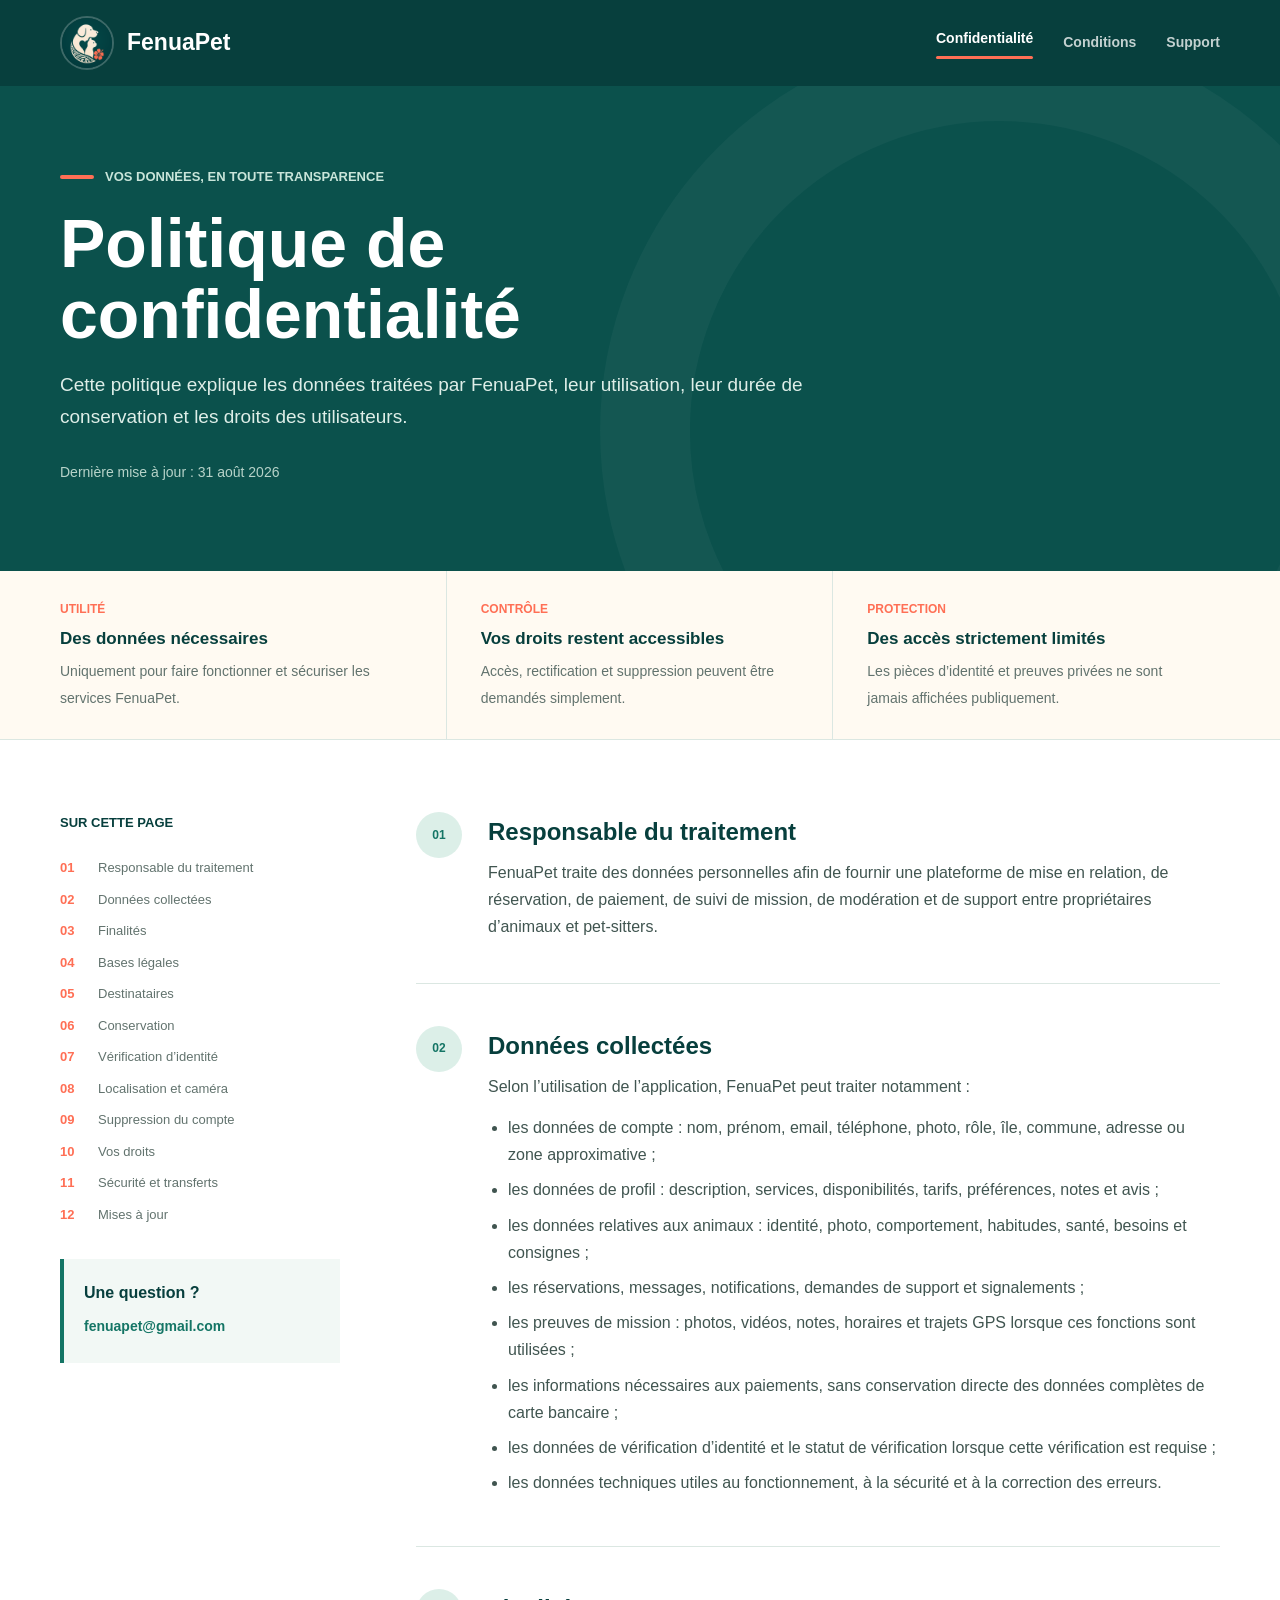
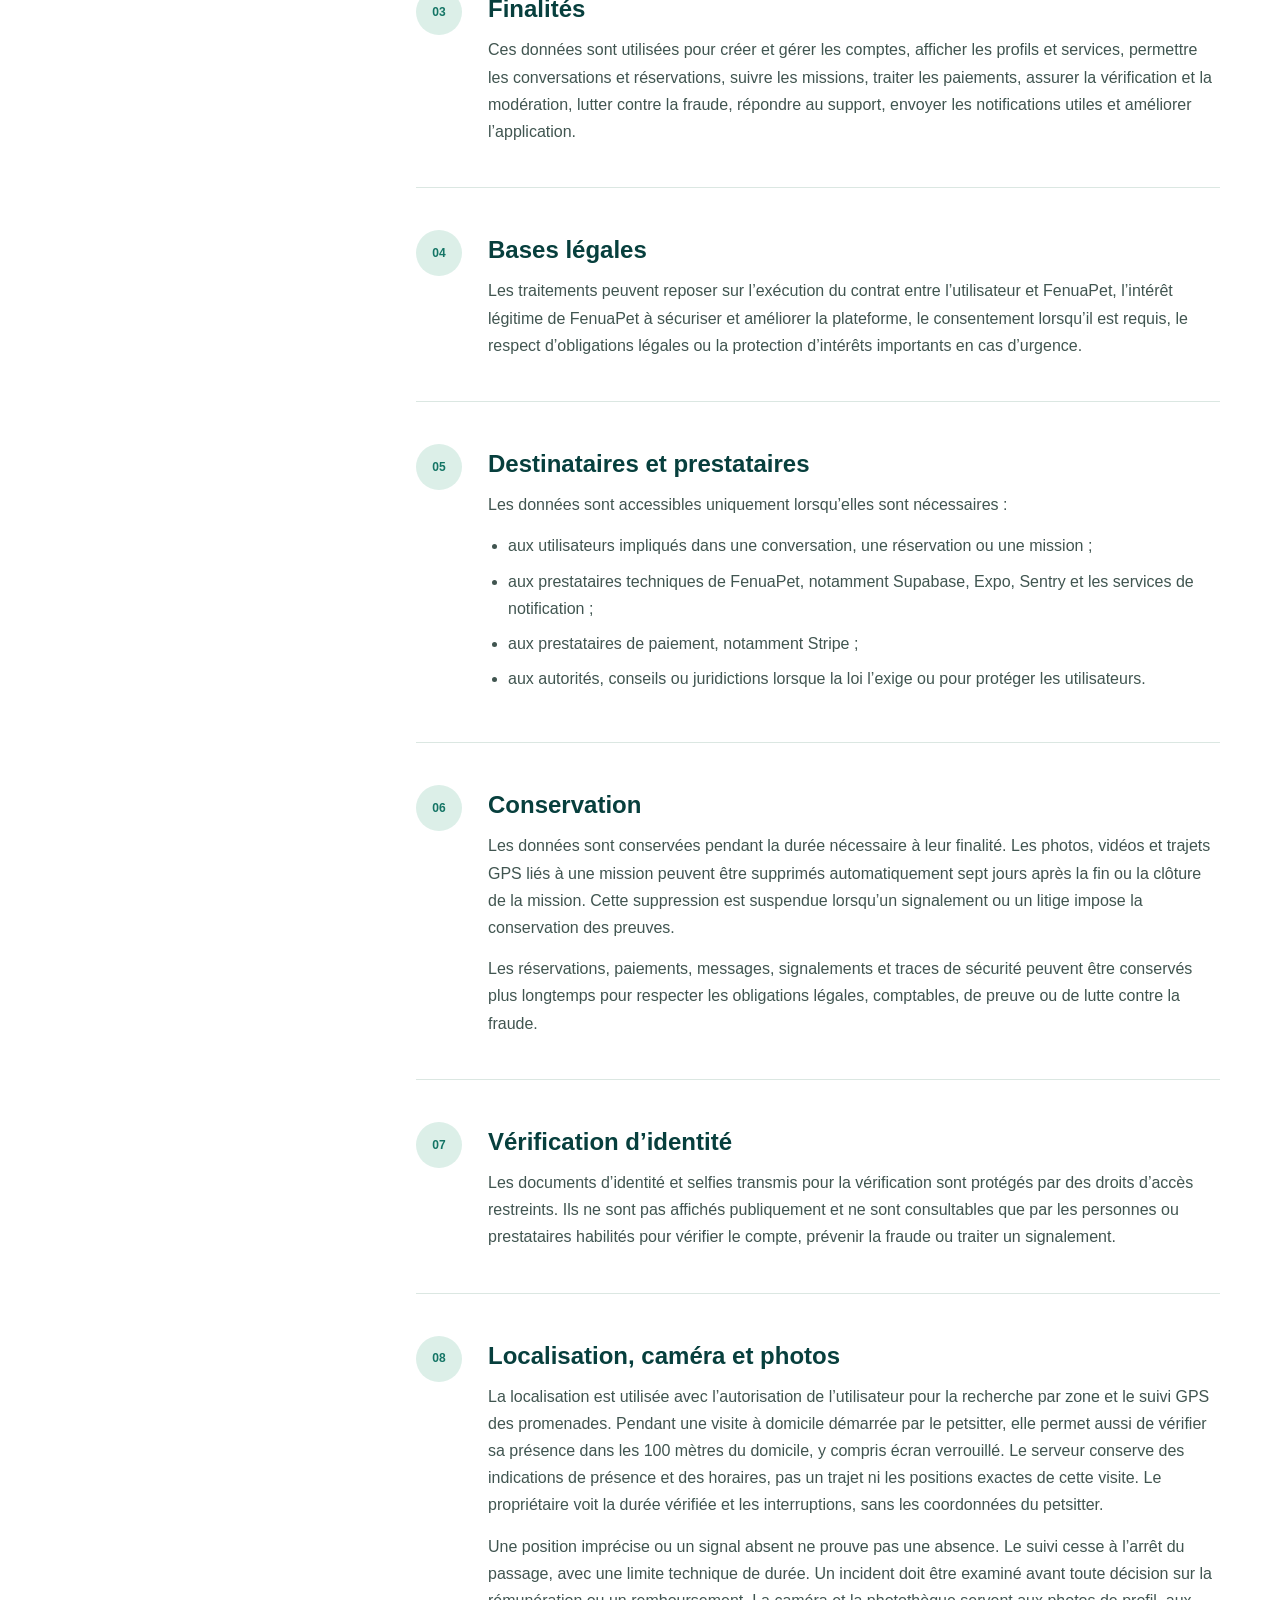
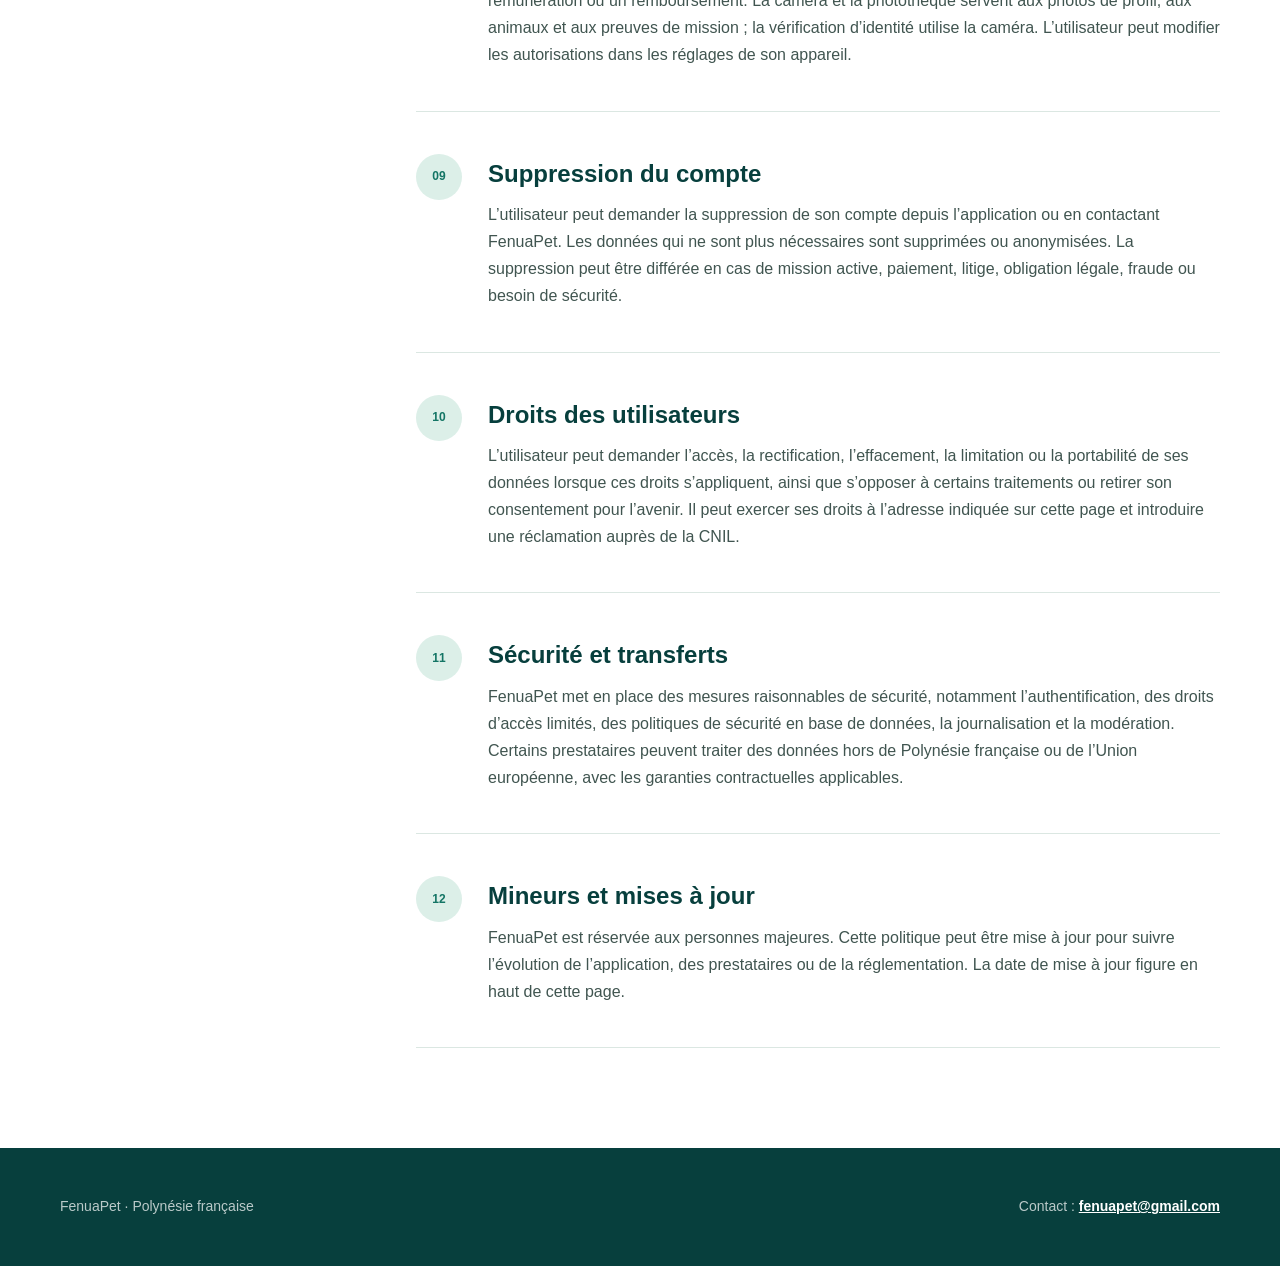
<file: index.html>
<!doctype html>
<html lang="fr">
  <head>
    <meta charset="utf-8">
    <meta name="viewport" content="width=device-width, initial-scale=1">
    <meta name="description" content="Politique de confidentialité de l’application FenuaPet.">
    <title>Politique de confidentialité · FenuaPet</title>
    <link rel="icon" href="logo.png">
    <link rel="stylesheet" href="styles.css">
  </head>
  <body>
    <header class="site-header">
      <nav class="nav" aria-label="Navigation principale">
        <a class="brand" href="index.html"><img src="logo.png" alt="Logo FenuaPet">FenuaPet</a>
        <div class="nav-links">
          <a href="index.html" aria-current="page">Confidentialité</a>
          <a href="terms.html">Conditions</a>
          <a href="support.html">Support</a>
        </div>
      </nav>
    </header>

    <main>
      <section class="hero">
        <div class="hero-inner">
          <div class="eyebrow">Vos données, en toute transparence</div>
          <h1>Politique de confidentialité</h1>
          <p class="hero-description">Cette politique explique les données traitées par FenuaPet, leur utilisation, leur durée de conservation et les droits des utilisateurs.</p>
          <div class="updated">Dernière mise à jour : 31 août 2026</div>
        </div>
      </section>

      <section class="trust-band" aria-label="Engagements essentiels">
        <div class="trust-grid">
          <div class="trust-item"><span class="trust-kicker">Utilité</span><strong>Des données nécessaires</strong><span>Uniquement pour faire fonctionner et sécuriser les services FenuaPet.</span></div>
          <div class="trust-item"><span class="trust-kicker">Contrôle</span><strong>Vos droits restent accessibles</strong><span>Accès, rectification et suppression peuvent être demandés simplement.</span></div>
          <div class="trust-item"><span class="trust-kicker">Protection</span><strong>Des accès strictement limités</strong><span>Les pièces d’identité et preuves privées ne sont jamais affichées publiquement.</span></div>
        </div>
      </section>

      <div class="page-layout">
        <aside class="contents">
          <p class="contents-title">Sur cette page</p>
          <nav aria-label="Sommaire">
            <a href="#responsable"><span class="contents-number">01</span>Responsable du traitement</a>
            <a href="#donnees"><span class="contents-number">02</span>Données collectées</a>
            <a href="#finalites"><span class="contents-number">03</span>Finalités</a>
            <a href="#bases"><span class="contents-number">04</span>Bases légales</a>
            <a href="#destinataires"><span class="contents-number">05</span>Destinataires</a>
            <a href="#conservation"><span class="contents-number">06</span>Conservation</a>
            <a href="#identite"><span class="contents-number">07</span>Vérification d’identité</a>
            <a href="#permissions"><span class="contents-number">08</span>Localisation et caméra</a>
            <a href="#suppression"><span class="contents-number">09</span>Suppression du compte</a>
            <a href="#droits"><span class="contents-number">10</span>Vos droits</a>
            <a href="#securite"><span class="contents-number">11</span>Sécurité et transferts</a>
            <a href="#mises-a-jour"><span class="contents-number">12</span>Mises à jour</a>
          </nav>
          <div class="contact-box"><strong>Une question ?</strong><a href="mailto:fenuapet@gmail.com">fenuapet@gmail.com</a></div>
        </aside>

        <article>
          <section class="legal-section" id="responsable"><div class="section-number">01</div><div><h2>Responsable du traitement</h2><p>FenuaPet traite des données personnelles afin de fournir une plateforme de mise en relation, de réservation, de paiement, de suivi de mission, de modération et de support entre propriétaires d’animaux et pet-sitters.</p></div></section>
          <section class="legal-section" id="donnees"><div class="section-number">02</div><div><h2>Données collectées</h2><p>Selon l’utilisation de l’application, FenuaPet peut traiter notamment :</p><ul><li>les données de compte : nom, prénom, email, téléphone, photo, rôle, île, commune, adresse ou zone approximative ;</li><li>les données de profil : description, services, disponibilités, tarifs, préférences, notes et avis ;</li><li>les données relatives aux animaux : identité, photo, comportement, habitudes, santé, besoins et consignes ;</li><li>les réservations, messages, notifications, demandes de support et signalements ;</li><li>les preuves de mission : photos, vidéos, notes, horaires et trajets GPS lorsque ces fonctions sont utilisées ;</li><li>les informations nécessaires aux paiements, sans conservation directe des données complètes de carte bancaire ;</li><li>les données de vérification d’identité et le statut de vérification lorsque cette vérification est requise ;</li><li>les données techniques utiles au fonctionnement, à la sécurité et à la correction des erreurs.</li></ul></div></section>
          <section class="legal-section" id="finalites"><div class="section-number">03</div><div><h2>Finalités</h2><p>Ces données sont utilisées pour créer et gérer les comptes, afficher les profils et services, permettre les conversations et réservations, suivre les missions, traiter les paiements, assurer la vérification et la modération, lutter contre la fraude, répondre au support, envoyer les notifications utiles et améliorer l’application.</p></div></section>
          <section class="legal-section" id="bases"><div class="section-number">04</div><div><h2>Bases légales</h2><p>Les traitements peuvent reposer sur l’exécution du contrat entre l’utilisateur et FenuaPet, l’intérêt légitime de FenuaPet à sécuriser et améliorer la plateforme, le consentement lorsqu’il est requis, le respect d’obligations légales ou la protection d’intérêts importants en cas d’urgence.</p></div></section>
          <section class="legal-section" id="destinataires"><div class="section-number">05</div><div><h2>Destinataires et prestataires</h2><p>Les données sont accessibles uniquement lorsqu’elles sont nécessaires :</p><ul><li>aux utilisateurs impliqués dans une conversation, une réservation ou une mission ;</li><li>aux prestataires techniques de FenuaPet, notamment Supabase, Expo, Sentry et les services de notification ;</li><li>aux prestataires de paiement, notamment Stripe ;</li><li>aux autorités, conseils ou juridictions lorsque la loi l’exige ou pour protéger les utilisateurs.</li></ul></div></section>
          <section class="legal-section" id="conservation"><div class="section-number">06</div><div><h2>Conservation</h2><p>Les données sont conservées pendant la durée nécessaire à leur finalité. Les photos, vidéos et trajets GPS liés à une mission peuvent être supprimés automatiquement sept jours après la fin ou la clôture de la mission. Cette suppression est suspendue lorsqu’un signalement ou un litige impose la conservation des preuves.</p><p>Les réservations, paiements, messages, signalements et traces de sécurité peuvent être conservés plus longtemps pour respecter les obligations légales, comptables, de preuve ou de lutte contre la fraude.</p></div></section>
          <section class="legal-section" id="identite"><div class="section-number">07</div><div><h2>Vérification d’identité</h2><p>Les documents d’identité et selfies transmis pour la vérification sont protégés par des droits d’accès restreints. Ils ne sont pas affichés publiquement et ne sont consultables que par les personnes ou prestataires habilités pour vérifier le compte, prévenir la fraude ou traiter un signalement.</p></div></section>
          <section class="legal-section" id="permissions"><div class="section-number">08</div><div><h2>Localisation, caméra et photos</h2><p>La localisation est utilisée avec l’autorisation de l’utilisateur pour la recherche par zone et le suivi GPS des promenades. Pendant une visite à domicile démarrée par le petsitter, elle permet aussi de vérifier sa présence dans les 100 mètres du domicile, y compris écran verrouillé. Le serveur conserve des indications de présence et des horaires, pas un trajet ni les positions exactes de cette visite. Le propriétaire voit la durée vérifiée et les interruptions, sans les coordonnées du petsitter.</p><p>Une position imprécise ou un signal absent ne prouve pas une absence. Le suivi cesse à l’arrêt du passage, avec une limite technique de durée. Un incident doit être examiné avant toute décision sur la rémunération ou un remboursement. La caméra et la photothèque servent aux photos de profil, aux animaux et aux preuves de mission ; la vérification d’identité utilise la caméra. L’utilisateur peut modifier les autorisations dans les réglages de son appareil.</p></div></section>
          <section class="legal-section" id="suppression"><div class="section-number">09</div><div><h2>Suppression du compte</h2><p>L’utilisateur peut demander la suppression de son compte depuis l’application ou en contactant FenuaPet. Les données qui ne sont plus nécessaires sont supprimées ou anonymisées. La suppression peut être différée en cas de mission active, paiement, litige, obligation légale, fraude ou besoin de sécurité.</p></div></section>
          <section class="legal-section" id="droits"><div class="section-number">10</div><div><h2>Droits des utilisateurs</h2><p>L’utilisateur peut demander l’accès, la rectification, l’effacement, la limitation ou la portabilité de ses données lorsque ces droits s’appliquent, ainsi que s’opposer à certains traitements ou retirer son consentement pour l’avenir. Il peut exercer ses droits à l’adresse indiquée sur cette page et introduire une réclamation auprès de la CNIL.</p></div></section>
          <section class="legal-section" id="securite"><div class="section-number">11</div><div><h2>Sécurité et transferts</h2><p>FenuaPet met en place des mesures raisonnables de sécurité, notamment l’authentification, des droits d’accès limités, des politiques de sécurité en base de données, la journalisation et la modération. Certains prestataires peuvent traiter des données hors de Polynésie française ou de l’Union européenne, avec les garanties contractuelles applicables.</p></div></section>
          <section class="legal-section" id="mises-a-jour"><div class="section-number">12</div><div><h2>Mineurs et mises à jour</h2><p>FenuaPet est réservée aux personnes majeures. Cette politique peut être mise à jour pour suivre l’évolution de l’application, des prestataires ou de la réglementation. La date de mise à jour figure en haut de cette page.</p></div></section>
        </article>
      </div>
    </main>

    <footer class="site-footer"><div class="footer-inner"><span>FenuaPet · Polynésie française</span><span>Contact : <a href="mailto:fenuapet@gmail.com">fenuapet@gmail.com</a></span></div></footer>
  </body>
</html>
</file>
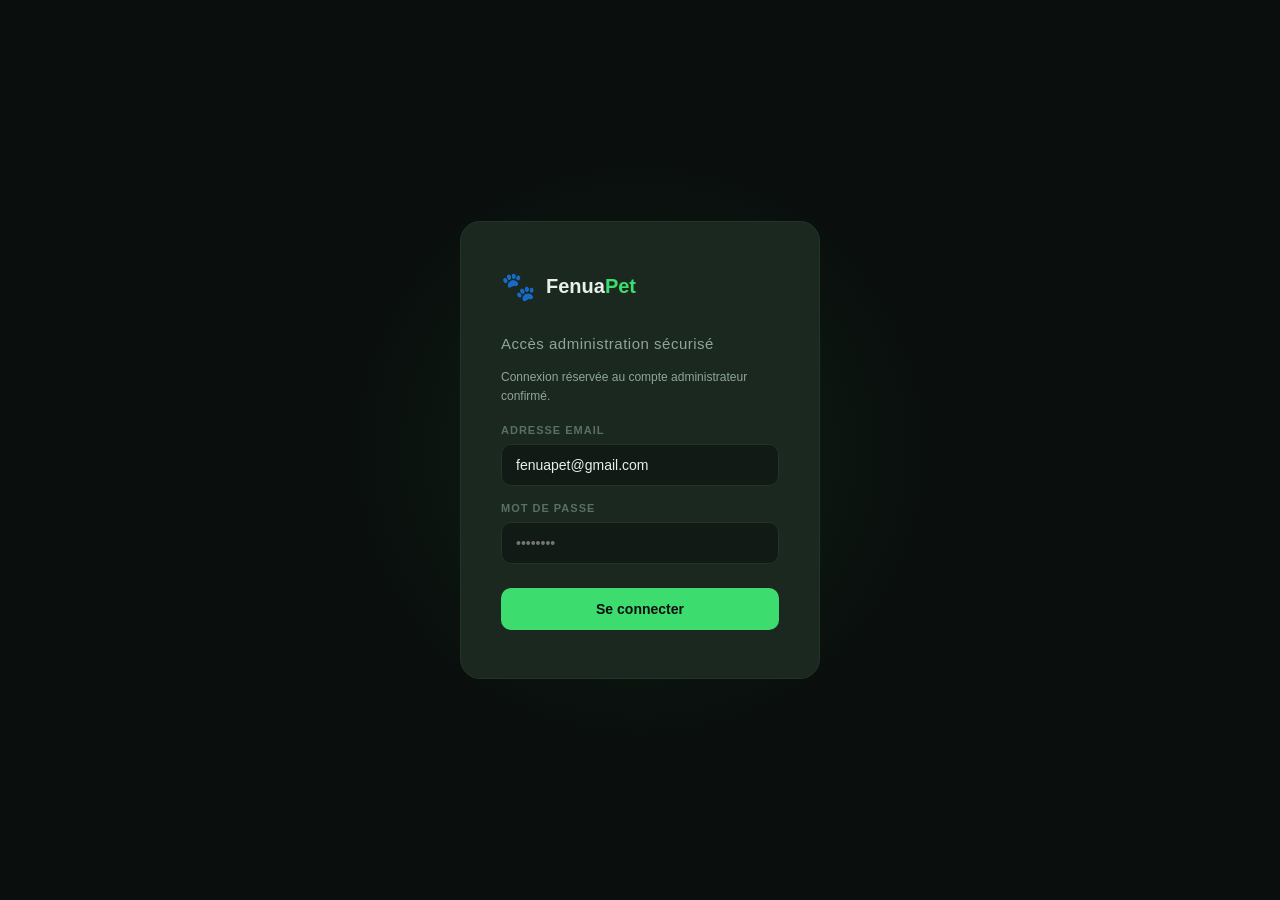
<file: admin/index.html>
<!DOCTYPE html>
<html lang="fr">
<head>
<meta charset="UTF-8">
<meta name="viewport" content="width=device-width, initial-scale=1.0">
<meta name="robots" content="noindex,nofollow,noarchive">
<meta name="referrer" content="no-referrer">
<meta http-equiv="Content-Security-Policy" content="default-src 'none'; script-src 'self'; style-src 'self' 'unsafe-inline' https://fonts.googleapis.com; font-src https://fonts.gstatic.com; img-src 'self' data: https://lmblgotwdbpkobstftxn.supabase.co; connect-src https://lmblgotwdbpkobstftxn.supabase.co wss://lmblgotwdbpkobstftxn.supabase.co; object-src 'none'; base-uri 'none'; form-action 'none'; frame-ancestors 'none'; upgrade-insecure-requests">
<title>Fenua Pet</title>
<link href="https://fonts.googleapis.com/css2?family=Sora:wght@300;400;500;600;700&family=JetBrains+Mono:wght@400;500&display=swap" rel="stylesheet">
<link rel="stylesheet" href="./admin.css?v=d866aa712ee0">
</head>
<body>

<!-- ══════════════════════════════════════════════
     FORMULAIRE TÉMOIGNAGE (affiché si ?token=...)
═══════════════════════════════════════════════ -->
<div id="testimonial-screen">
  <div class="t-card">

    <div class="t-logo">
      <span class="t-logo-icon">🐾</span>
      <div class="t-logo-text">Fenua<span>Pet</span></div>
    </div>

    <!-- Formulaire -->
    <div id="t-form">
      <div class="t-title">Laisser un témoignage</div>
      <div class="t-subtitle" id="t-subtitle">Partage ton expérience avec ce pet sitter !</div>

      <div class="t-row">
        <div>
          <label class="t-label">Prénom *</label>
          <input class="t-input" id="t-first" type="text" placeholder="Marie" />
        </div>
        <div>
          <label class="t-label">Nom *</label>
          <input class="t-input" id="t-last" type="text" placeholder="Dupont" />
        </div>
      </div>

      <label class="t-label">Note *</label>
      <div class="stars-row" id="stars-row">
        <button class="star-btn" data-command="set-rating" data-v="1">⭐</button>
        <button class="star-btn" data-command="set-rating" data-v="2">⭐</button>
        <button class="star-btn" data-command="set-rating" data-v="3">⭐</button>
        <button class="star-btn" data-command="set-rating" data-v="4">⭐</button>
        <button class="star-btn" data-command="set-rating" data-v="5">⭐</button>
      </div>

      <label class="t-label">Animal *</label>
      <input class="t-input" id="t-species" type="text" placeholder="Chien, Chat, Lapin..." />

      <div class="t-row">
        <div>
          <label class="t-label">Âge (optionnel)</label>
          <input class="t-input" id="t-age" type="number" placeholder="3" min="0" />
        </div>
        <div>
          <label class="t-label">Poids kg (optionnel)</label>
          <input class="t-input" id="t-weight" type="number" placeholder="5" min="0" />
        </div>
      </div>

      <label class="t-label">Ton témoignage *</label>
      <textarea class="t-input" id="t-comment" placeholder="Raconte ton expérience..."></textarea>

      <div class="t-error" id="t-error"></div>
      <button class="t-submit" id="t-btn" data-command="submit-testimonial">Envoyer mon avis ✅</button>
    </div>

    <!-- Succès -->
    <div id="t-success" style="display:none" class="t-center">
      <div class="t-big-emoji">🎉</div>
      <div class="t-success-title">Merci !</div>
      <div class="t-success-text">Ton avis a bien été enregistré.<br>Le pet sitter va adorer !</div>
    </div>

    <!-- Lien invalide -->
    <div id="t-invalid" style="display:none" class="t-center">
      <div class="t-big-emoji">😕</div>
      <div class="t-success-title">Lien invalide</div>
      <div class="t-success-text">Ce lien a déjà été utilisé ou n'existe pas.</div>
    </div>

    <!-- Chargement -->
    <div id="t-loading" style="display:none" class="t-center">
      <div style="font-size:36px;margin-bottom:12px">⏳</div>
      <div style="color:#6b9e8a;font-size:14px">Vérification du lien...</div>
    </div>

  </div>
</div>

<!-- ══════════════════════════════════════════════
     LOGIN ADMIN
═══════════════════════════════════════════════ -->
<div id="login-screen">
  <div class="login-box">
    <div class="login-logo">
      <span class="paw">🐾</span>
      <div class="brand">Fenua<span>Pet</span></div>
    </div>
    <div id="credentials-panel">
      <h2>Accès administration sécurisé</h2>
      <p class="login-help">Connexion réservée au compte administrateur confirmé.</p>
      <div class="field">
        <label>Adresse email</label>
        <input type="email" id="admin-email-input" value="fenuapet@gmail.com" autocomplete="username" />
      </div>
      <div class="field">
        <label>Mot de passe</label>
        <input type="password" id="pw-input" placeholder="••••••••" autocomplete="current-password" />
      </div>
      <button class="btn-primary" data-command="login">Se connecter</button>
    </div>
    <div id="mfa-panel" class="mfa-panel">
      <h2 id="mfa-title">Double authentification</h2>
      <p class="login-help" id="mfa-help">Entre le code à six chiffres de ton application d’authentification.</p>
      <img id="mfa-qr" class="mfa-qr" alt="QR code de configuration MFA" />
      <div id="mfa-secret" class="mfa-secret"></div>
      <div class="field">
        <label>Code de sécurité</label>
        <input type="text" id="mfa-code" inputmode="numeric" pattern="[0-9]*" maxlength="6" autocomplete="one-time-code" />
      </div>
      <button class="btn-primary" data-command="verify-mfa">Vérifier</button>
      <button class="btn-secondary" data-command="logout">Annuler la connexion</button>
    </div>
    <div class="login-error" id="login-error">Connexion impossible</div>
  </div>
</div>

<!-- ══════════════════════════════════════════════
     ADMIN APP
═══════════════════════════════════════════════ -->
<div id="app" style="display:none;">
  <div class="sidebar">
    <div class="sidebar-logo">
      <span class="paw">🐾</span>
      <div class="brand">Fenua<span>Pet</span></div>
    </div>
    <div class="sidebar-label">Navigation</div>
    <div class="nav-item active" data-command="show-page" data-page="dashboard">
      <span class="icon">📊</span> Pilotage
    </div>
    <div class="nav-item" data-command="show-page" data-page="verifications">
      <span class="icon">🪪</span> Vérifications
      <span class="badge green" id="badge-verif">0</span>
    </div>
    <div class="nav-item" data-command="show-page" data-page="reports">
      <span class="icon">🚨</span> Signalements
      <span class="badge" id="badge-reports">0</span>
    </div>
    <div class="nav-item" data-command="show-page" data-page="beta">
      <span class="icon">🧪</span> Retours bêta
      <span class="badge green" id="badge-beta">0</span>
    </div>
    <div class="nav-item" data-command="show-page" data-page="support">
      <span class="icon">✉</span> Support
    </div>
    <div class="nav-item" data-command="show-page" data-page="care">
      Passages à vérifier <span class="badge" id="badge-care">0</span>
    </div>
    <div class="sidebar-footer">
      <div class="admin-tag">Connecté en tant que<br><span id="admin-login">Admin</span></div>
      <button class="logout-btn" data-command="logout">← Déconnexion</button>
    </div>
  </div>

  <div class="main">
    <!-- DASHBOARD -->
    <div class="page active" id="page-dashboard">
      <div class="page-header">
        <div>
          <div class="page-title">Pilotage modération</div>
          <div class="page-sub">Vue rapide des vérifications, signalements et preuves gelées</div>
        </div>
        <button class="refresh-btn" data-command="refresh-all">
          <span id="dash-spin">↻</span> Tout actualiser
        </button>
      </div>
      <div class="stats-row">
        <div class="stat-card"><div class="stat-label">Identités en attente</div><div class="stat-value orange" id="d-verif-pending">—</div></div>
        <div class="stat-card"><div class="stat-label">Signalements ouverts</div><div class="stat-value red" id="d-report-open">—</div></div>
        <div class="stat-card"><div class="stat-label">Preuves gelées</div><div class="stat-value orange" id="d-frozen">—</div></div>
        <div class="stat-card"><div class="stat-label">Retours bêta ouverts</div><div class="stat-value blue" id="d-beta-open">—</div></div>
        <div class="stat-card"><div class="stat-label">Comptes suspendus</div><div class="stat-value red" id="d-suspended">—</div></div>
      </div>
      <div class="ops-grid">
        <div class="ops-card warn">
          <div class="ops-title">À traiter maintenant</div>
          <div class="ops-list" id="dash-action-list">
            <div class="empty">Chargement...</div>
          </div>
        </div>
        <div class="ops-card">
          <div class="ops-title">État opérationnel</div>
          <div class="detail-line"><strong>Identités :</strong> CI recto, CI verso et selfie visibles via liens signés temporaires.</div>
          <div class="detail-line"><strong>Litiges :</strong> les preuves sont affichées et la conservation est indiquée clairement.</div>
          <div class="detail-line"><strong>Actions :</strong> avertir, suspendre, résoudre, ignorer, rouvrir.</div>
          <div class="quick-row">
            <button class="quick-btn" data-command="jump-page" data-page="verifications">Vérifications</button>
            <button class="quick-btn" data-command="jump-page" data-page="reports">Signalements</button>
            <button class="quick-btn" data-command="jump-page" data-page="beta">Retours bêta</button>
            <a class="quick-btn" href="https://supabase.com/dashboard/project/lmblgotwdbpkobstftxn/functions" target="_blank" rel="noopener" style="text-decoration:none;">Fonctions Supabase</a>
          </div>
        </div>
      </div>
    </div>

    <!-- VERIFICATIONS -->
    <div class="page" id="page-verifications">
      <div class="page-header">
        <div>
          <div class="page-title">Vérifications d'identité</div>
          <div class="page-sub">Approuvez ou refusez les demandes de vérification manuellement</div>
        </div>
        <button class="refresh-btn" data-command="load-verifications">
          <span id="verif-spin">↻</span> Actualiser
        </button>
      </div>
      <div class="stats-row">
        <div class="stat-card"><div class="stat-label">En attente</div><div class="stat-value orange" id="s-pending">—</div></div>
        <div class="stat-card"><div class="stat-label">Approuvées</div><div class="stat-value green" id="s-approved">—</div></div>
        <div class="stat-card"><div class="stat-label">Refusées</div><div class="stat-value red" id="s-rejected">—</div></div>
        <div class="stat-card"><div class="stat-label">Total</div><div class="stat-value blue" id="s-total">—</div></div>
      </div>
      <div class="table-wrap">
        <div class="table-top">
          <div class="table-title">Demandes</div>
          <div class="filter-row">
            <input class="search-input" placeholder="Rechercher..." id="verif-search" />
            <button class="filter-btn active" data-command="filter-verifications" data-filter="all">Tous</button>
            <button class="filter-btn" data-command="filter-verifications" data-filter="pending">En attente</button>
            <button class="filter-btn" data-command="filter-verifications" data-filter="approved">Approuvés</button>
            <button class="filter-btn" data-command="filter-verifications" data-filter="rejected">Refusés</button>
          </div>
        </div>
        <table>
          <thead><tr><th>Utilisateur</th><th>Statut</th><th>Soumis le</th><th>Actions</th></tr></thead>
          <tbody id="verif-tbody"><tr><td colspan="4" class="loading">Chargement...</td></tr></tbody>
        </table>
      </div>
    </div>

    <!-- REPORTS -->
    <div class="page" id="page-reports">
      <div class="page-header">
        <div>
          <div class="page-title">Signalements</div>
          <div class="page-sub">Traite les signalements entre utilisateurs</div>
        </div>
        <button class="refresh-btn" data-command="load-reports">
          <span id="report-spin">↻</span> Actualiser
        </button>
      </div>
      <div class="stats-row">
        <div class="stat-card"><div class="stat-label">Ouverts</div><div class="stat-value red" id="r-open">—</div></div>
        <div class="stat-card"><div class="stat-label">Résolus</div><div class="stat-value green" id="r-resolved">—</div></div>
        <div class="stat-card"><div class="stat-label">Ignorés</div><div class="stat-value" id="r-dismissed">—</div></div>
        <div class="stat-card"><div class="stat-label">Total</div><div class="stat-value blue" id="r-total">—</div></div>
      </div>
      <div class="table-wrap">
        <div class="table-top">
          <div class="table-title">Signalements reçus</div>
          <div class="filter-row">
            <input class="search-input" placeholder="Rechercher..." id="report-search" />
            <button class="filter-btn active" data-command="filter-reports" data-filter="all">Tous</button>
            <button class="filter-btn" data-command="filter-reports" data-filter="open">Ouverts</button>
            <button class="filter-btn" data-command="filter-reports" data-filter="warned">Avertis</button>
            <button class="filter-btn" data-command="filter-reports" data-filter="suspended">Suspendus</button>
            <button class="filter-btn" data-command="filter-reports" data-filter="resolved">Résolus</button>
            <button class="filter-btn" data-command="filter-reports" data-filter="dismissed">Ignorés</button>
          </div>
        </div>
        <table>
          <thead><tr><th>Signalé par</th><th>Utilisateur signalé</th><th>Raison</th><th>Statut</th><th>Conservation</th><th>Date</th><th>Actions</th></tr></thead>
          <tbody id="report-tbody"><tr><td colspan="7" class="loading">Chargement...</td></tr></tbody>
        </table>
      </div>
    </div>

    <div class="page" id="page-support">
      <div class="page-header"><div><div class="page-title">Aide & support</div><div class="page-sub">Demandes des utilisateurs, distinctes des retours bêta</div></div><button class="refresh-btn" data-command="load-support">↻ Actualiser</button></div>
      <div class="table-wrap">
        <div class="table-top"><div class="table-title">Demandes reçues</div><div class="filter-row">
          <select id="support-category" class="search-input" aria-label="Catégorie support"><option value="">Toutes les catégories</option value="account">Mon compte</option><option value="booking">Réservations</option><option value="payment">Paiements</option><option value="mission">Missions</option><option value="other">Autres questions</option></select>
          <select id="support-status" class="search-input" aria-label="Statut support"><option value="">Tous les statuts</option><option value="unread">À lire</option><option value="read">En cours</option><option value="resolved">Traitées</option></select>
        </div></div>
        <table><thead><tr><th>Utilisateur</th><th>Sujet</th><th>Message</th><th>Statut</th><th>Date</th><th>Action</th></tr></thead><tbody id="support-tbody"><tr><td colspan="6" class="loading">Chargement...</td></tr></tbody></table>
        <div style="padding:16px"><button class="refresh-btn" id="support-more" data-command="more-support" hidden>Voir les demandes précédentes</button></div>
      </div>
    </div>

    <div class="page" id="page-care">
      <div class="page-header"><div><div class="page-title">Passages à vérifier</div><div class="page-sub">Incidents de présence, sans sanction automatique</div></div><button class="refresh-btn" data-command="load-care">Actualiser</button></div>
      <p style="margin-bottom:20px">Vérifie le carnet et échange avec les deux personnes avant de décider. Valider reconnaît que le passage a été réalisé malgré un suivi incomplet. Maintenir le blocage ne rembourse personne : le montant et l’opération Stripe doivent être traités séparément après examen.</p>
      <div class="table-wrap"><table><thead><tr><th>Passage</th><th>Participants</th><th>Suivi</th><th>Vérification</th></tr></thead><tbody id="care-tbody"></tbody></table></div>
    </div>
    <!-- BETA FEEDBACK -->
    <div class="page" id="page-beta">
      <div class="page-header">
        <div>
          <div class="page-title">Retours bêta</div>
          <div class="page-sub">Suit les bugs, remarques UX et idées envoyés depuis l’app</div>
        </div>
        <button class="refresh-btn" data-command="load-beta">
          <span id="beta-spin">↻</span> Actualiser
        </button>
      </div>
      <div class="stats-row">
        <div class="stat-card"><div class="stat-label">Ouverts</div><div class="stat-value red" id="b-open">—</div></div>
        <div class="stat-card"><div class="stat-label">En cours</div><div class="stat-value orange" id="b-progress">—</div></div>
        <div class="stat-card"><div class="stat-label">Traités</div><div class="stat-value green" id="b-resolved">—</div></div>
        <div class="stat-card"><div class="stat-label">Total</div><div class="stat-value blue" id="b-total">—</div></div>
      </div>
      <div class="table-wrap">
        <div class="table-top">
          <div class="table-title">Retours reçus</div>
          <div class="filter-row">
            <input class="search-input" placeholder="Rechercher..." id="beta-search" />
            <button class="filter-btn active" data-command="filter-beta" data-filter="all">Tous</button>
            <button class="filter-btn" data-command="filter-beta" data-filter="open">Ouverts</button>
            <button class="filter-btn" data-command="filter-beta" data-filter="in_progress">En cours</button>
            <button class="filter-btn" data-command="filter-beta" data-filter="resolved">Traités</button>
            <button class="filter-btn" data-command="filter-beta" data-filter="dismissed">Ignorés</button>
          </div>
        </div>
        <table>
          <thead><tr><th>Utilisateur</th><th>Catégorie</th><th>Message</th><th>Statut</th><th>Appareil</th><th>Date</th><th>Actions</th></tr></thead>
          <tbody id="beta-tbody"><tr><td colspan="7" class="loading">Chargement...</td></tr></tbody>
        </table>
      </div>
    </div>
  </div>
</div>

<!-- MODALS -->
<div class="modal-overlay" id="modal-verif">
  <div class="modal">
    <div class="modal-header">
      <div class="modal-title">Vérification d'identité</div>
      <button class="modal-close" data-command="close-modal" data-modal="modal-verif">✕</button>
    </div>
    <div class="modal-section"><div class="modal-label">Utilisateur</div><div class="modal-value" id="mv-user">—</div></div>
    <div class="modal-section"><div class="modal-label">Email</div><div class="modal-value mono" id="mv-email">—</div></div>
    <div class="modal-section"><div class="modal-label">Statut actuel</div><div id="mv-status">—</div></div>
    <div class="modal-section"><div class="modal-label">Documents soumis</div><div class="modal-value" id="mv-doc">Aucun document disponible</div></div>
    <div class="modal-section"><div class="modal-label">Note (optionnel)</div><textarea class="note-input" id="mv-note" placeholder="Raison du refus ou commentaire..."></textarea></div>
    <div class="modal-actions" id="mv-actions"></div>
  </div>
</div>

<div class="modal-overlay" id="modal-report">
  <div class="modal report-modal">
    <div class="modal-header">
      <div class="modal-title">Détail du signalement</div>
      <button class="modal-close" data-command="close-modal" data-modal="modal-report">✕</button>
    </div>
    <div class="modal-section"><div class="modal-label">Signalé par</div><div class="modal-value" id="mr-reporter">—</div></div>
    <div class="modal-section"><div class="modal-label">Utilisateur signalé</div><div class="modal-value" id="mr-reported">—</div></div>
    <div class="modal-section"><div class="modal-label">Raison</div><div class="modal-value" id="mr-reason">—</div></div>
    <div class="modal-section"><div class="modal-label">Description</div><div class="modal-value" id="mr-desc" style="color:var(--text2);">—</div></div>
    <div class="modal-section"><div class="modal-label">Date</div><div class="modal-value mono" id="mr-date">—</div></div>
    <div class="modal-section"><div class="modal-label">Statut actuel</div><div id="mr-status">—</div></div>
    <div class="modal-section"><div class="modal-label">Réservation liée</div><div class="modal-value mono" id="mr-booking">—</div></div>
    <div class="modal-section"><div class="modal-label">Conservation des preuves</div><div id="mr-retention">—</div></div>
    <div class="modal-section"><div class="modal-label">Fiche litige mission</div><div id="mr-mission-details">—</div></div>
    <div class="modal-section"><div class="modal-label">Note admin (optionnel)</div><textarea class="note-input" id="mr-note" placeholder="Note de traitement..."></textarea></div>
    <div class="modal-actions" id="mr-actions"></div>
  </div>
</div>

<div class="modal-overlay" id="modal-support">
  <div class="modal">
    <div class="modal-header"><div class="modal-title">Demande au support</div><button class="modal-close" data-command="close-modal" data-modal="modal-support">✕</button></div>
    <div class="modal-body">
      <div id="support-details"></div>
      <button class="btn-sm btn-view" id="support-capture-button" data-command="support-capture" hidden>Voir la capture privée</button>
      <img id="support-capture" alt="Capture jointe à la demande" referrerpolicy="no-referrer" hidden style="max-width:100%;max-height:480px;object-fit:contain;margin-top:12px">
      <label for="support-reply" style="display:block;margin-top:20px">Réponse visible dans l’application</label>
      <textarea id="support-reply" maxlength="4000" style="width:100%;min-height:150px;margin-top:8px;padding:12px" placeholder="Ta réponse à l’utilisateur..."></textarea>
      <label for="support-edit-status" style="display:block;margin-top:12px">Statut</label>
      <select id="support-edit-status" class="search-input"><option value="unread">À lire</option><option value="read">En cours</option><option value="resolved">Traitée</option></select>
      <p style="margin-top:12px;color:var(--text2)">La réponse est consultable dans Aide & support → Mes demandes. Aucun paiement, remboursement ou changement de réservation n’est déclenché ici.</p>
      <button class="btn-sm btn-approve" id="support-save" data-command="save-support">Enregistrer la réponse et le statut</button>
    </div>
  </div>
</div>

<div class="modal-overlay" id="modal-beta">
  <div class="modal">
    <div class="modal-header">
      <div class="modal-title">Détail retour bêta</div>
      <button class="modal-close" data-command="close-modal" data-modal="modal-beta">✕</button>
    </div>
    <div class="modal-section"><div class="modal-label">Utilisateur</div><div class="modal-value" id="mb-user">—</div></div>
    <div class="modal-section"><div class="modal-label">Catégorie</div><div class="modal-value" id="mb-category">—</div></div>
    <div class="modal-section"><div class="modal-label">Message</div><div class="modal-value" id="mb-message" style="color:var(--text2); white-space:pre-wrap;">—</div></div>
    <div class="modal-section"><div class="modal-label">Appareil</div><div class="modal-value mono" id="mb-device">—</div></div>
    <div class="modal-section"><div class="modal-label">Date</div><div class="modal-value mono" id="mb-date">—</div></div>
    <div class="modal-section"><div class="modal-label">Statut actuel</div><div id="mb-status">—</div></div>
    <div class="modal-section"><div class="modal-label">Note admin (optionnel)</div><textarea class="note-input" id="mb-note" placeholder="Décision, suivi ou rappel interne..."></textarea></div>
    <div class="modal-actions" id="mb-actions"></div>
  </div>
</div>

<div class="toast" id="toast"></div>

<script src="./vendor/supabase.js" defer></script>
<script src="./admin.js?v=d866aa712ee0" defer></script>
</body>
</html>
</file>
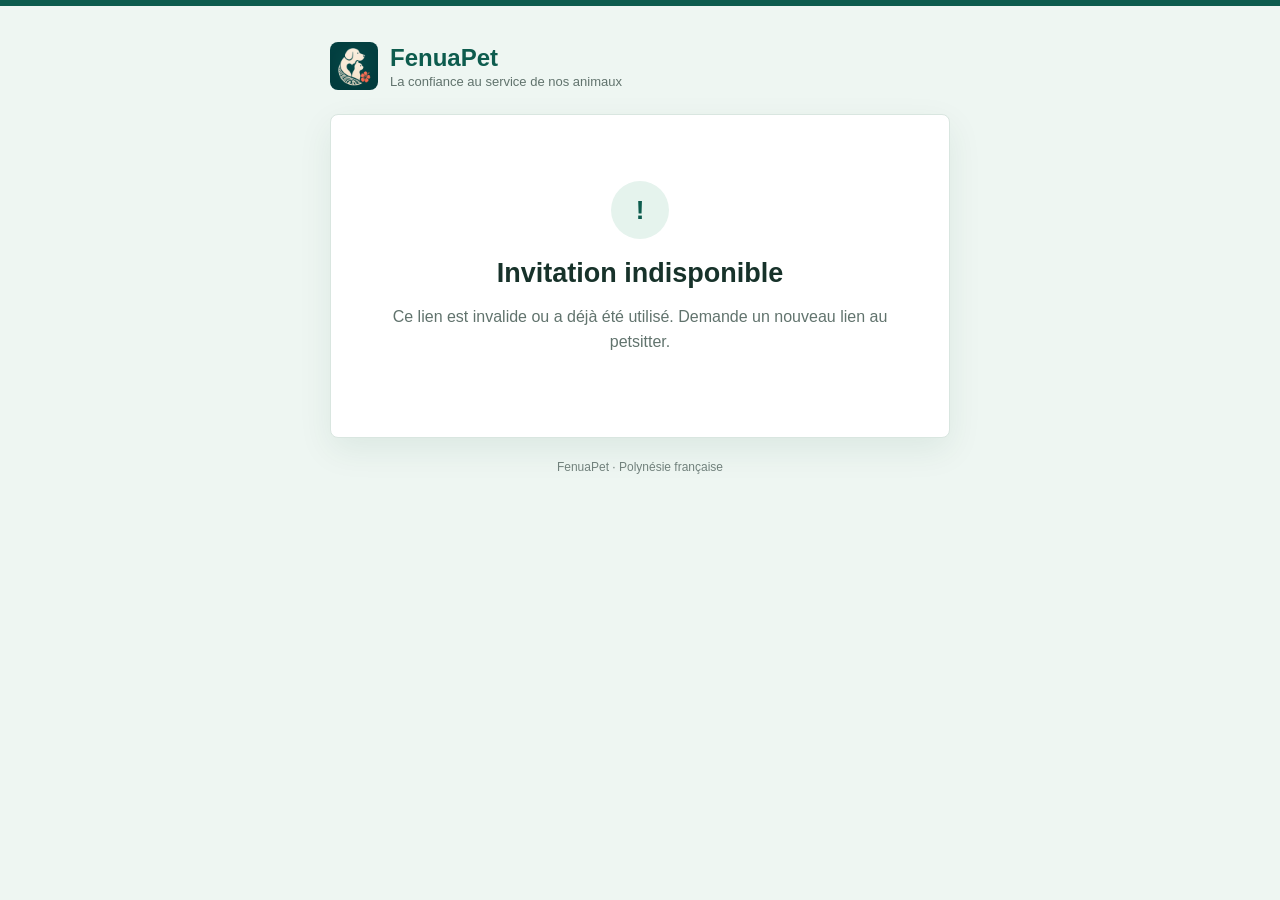
<file: avis/index.html>
<!doctype html>
<html lang="fr">
<head>
  <meta charset="utf-8">
  <meta name="viewport" content="width=device-width, initial-scale=1">
  <meta name="color-scheme" content="light">
  <meta name="theme-color" content="#0d5c4e">
  <meta http-equiv="Content-Security-Policy" content="default-src 'self'; img-src 'self' data: https:; style-src 'self' 'unsafe-inline'; script-src 'self' 'unsafe-inline'; connect-src https://lmblgotwdbpkobstftxn.supabase.co; base-uri 'none'; form-action 'none'; frame-ancestors 'none'">
  <title>Laisser un avis | FenuaPet</title>
  <style>
    * { box-sizing: border-box; }
    body {
      margin: 0;
      min-height: 100vh;
      background: #eef6f2;
      color: #17322a;
      font-family: -apple-system, BlinkMacSystemFont, "Segoe UI", sans-serif;
    }
    .topbar { height: 6px; background: #0d5c4e; }
    main { width: min(100% - 32px, 620px); margin: 36px auto; }
    .brand { display: flex; align-items: center; gap: 12px; margin-bottom: 24px; }
    .brand img { width: 48px; height: 48px; border-radius: 8px; object-fit: cover; }
    .brand-name { font-size: 24px; font-weight: 800; color: #0d5c4e; }
    .brand-subtitle { margin-top: 2px; color: #61736d; font-size: 13px; }
    .panel {
      background: #fff;
      border: 1px solid #d9e6e0;
      border-radius: 8px;
      padding: 28px;
      box-shadow: 0 12px 34px rgba(18, 71, 57, 0.08);
    }
    h1 { margin: 0 0 8px; font-size: 27px; line-height: 1.2; letter-spacing: 0; }
    .intro { margin: 0 0 26px; color: #61736d; line-height: 1.55; }
    .row { display: grid; grid-template-columns: 1fr 1fr; gap: 14px; }
    label { display: block; margin: 17px 0 7px; color: #324d44; font-size: 13px; font-weight: 700; }
    .required::after { content: " *"; color: #b42318; }
    input, textarea {
      width: 100%;
      border: 1px solid #b9ccc4;
      border-radius: 6px;
      padding: 12px 13px;
      background: #fff;
      color: #17322a;
      font: inherit;
      font-size: 16px;
    }
    input:focus, textarea:focus { outline: 3px solid #cde8dc; border-color: #0d5c4e; }
    textarea { min-height: 132px; resize: vertical; line-height: 1.5; }
    .hint { margin-top: 6px; color: #73857f; font-size: 12px; }
    .stars { display: flex; gap: 6px; }
    .star {
      width: 46px;
      height: 46px;
      border: 1px solid #c7d8d1;
      border-radius: 6px;
      background: #f7faf8;
      color: #b0b9b5;
      font-size: 26px;
      cursor: pointer;
    }
    .star.active { color: #e6a700; border-color: #e6a700; background: #fff9df; }
    .submit {
      width: 100%;
      margin-top: 24px;
      border: 0;
      border-radius: 6px;
      padding: 14px 18px;
      background: #0d5c4e;
      color: #fff;
      font-size: 16px;
      font-weight: 800;
      cursor: pointer;
    }
    .submit:disabled { opacity: 0.55; cursor: wait; }
    .message { min-height: 22px; margin: 14px 0 0; color: #b42318; font-size: 14px; line-height: 1.4; }
    .state { padding: 38px 12px; text-align: center; }
    .state-icon { width: 58px; height: 58px; margin: 0 auto 18px; border-radius: 50%; display: grid; place-items: center; background: #e5f3ed; color: #0d5c4e; font-size: 26px; font-weight: 800; }
    .state p { color: #61736d; line-height: 1.55; }
    .hidden { display: none; }
    footer { padding: 22px 0; text-align: center; color: #71817c; font-size: 12px; }
    @media (max-width: 540px) {
      main { margin: 22px auto; }
      .panel { padding: 22px 18px; }
      .row { grid-template-columns: 1fr; gap: 0; }
      h1 { font-size: 23px; }
      .stars { justify-content: space-between; }
    }
  </style>
</head>
<body>
  <div class="topbar"></div>
  <main>
    <header class="brand">
      <img src="../logo.png" alt="Logo FenuaPet">
      <div>
        <div class="brand-name">FenuaPet</div>
        <div class="brand-subtitle">La confiance au service de nos animaux</div>
      </div>
    </header>

    <section class="panel">
      <div id="loading" class="state">
        <div class="state-icon">…</div>
        <h1>Chargement de l’invitation</h1>
        <p>Un instant, nous vérifions ton lien.</p>
      </div>

      <div id="invalid" class="state hidden">
        <div class="state-icon">!</div>
        <h1>Invitation indisponible</h1>
        <p>Ce lien est invalide ou a déjà été utilisé. Demande un nouveau lien au petsitter.</p>
      </div>

      <div id="success" class="state hidden">
        <div class="state-icon">✓</div>
        <h1>Merci pour ton avis</h1>
        <p>Ton témoignage a bien été enregistré. Il aidera la communauté FenuaPet à choisir en confiance.</p>
      </div>

      <form id="review-form" class="hidden" novalidate>
        <h1>Laisser un avis</h1>
        <p id="intro" class="intro">Partage simplement ton expérience avec ce petsitter.</p>

        <div class="row">
          <div>
            <label class="required" for="first-name">Prénom</label>
            <input id="first-name" maxlength="80" autocomplete="given-name" required>
          </div>
          <div>
            <label class="required" for="last-name">Nom</label>
            <input id="last-name" maxlength="80" autocomplete="family-name" required>
          </div>
        </div>

        <label class="required" for="animal-species">Animal concerné</label>
        <input id="animal-species" maxlength="80" placeholder="Par exemple : chien, chat ou lapin" required>

        <div class="row">
          <div>
            <label for="animal-age">Âge de l’animal</label>
            <input id="animal-age" type="number" min="0" max="100" inputmode="numeric" placeholder="Optionnel">
          </div>
          <div>
            <label for="animal-weight">Poids en kg</label>
            <input id="animal-weight" type="number" min="0" max="500" step="0.1" inputmode="decimal" placeholder="Optionnel">
          </div>
        </div>

        <label class="required">Note</label>
        <div id="stars" class="stars" role="radiogroup" aria-label="Note sur 5">
          <button class="star" type="button" data-value="1" aria-label="1 étoile">★</button>
          <button class="star" type="button" data-value="2" aria-label="2 étoiles">★</button>
          <button class="star" type="button" data-value="3" aria-label="3 étoiles">★</button>
          <button class="star" type="button" data-value="4" aria-label="4 étoiles">★</button>
          <button class="star" type="button" data-value="5" aria-label="5 étoiles">★</button>
        </div>

        <label class="required" for="comment">Commentaire</label>
        <textarea id="comment" minlength="20" maxlength="1000" placeholder="Explique ce qui s’est bien passé et ce qui pourrait être amélioré." required></textarea>
        <div class="hint">20 caractères minimum.</div>

        <p id="message" class="message" role="alert" aria-live="polite"></p>
        <button id="submit" class="submit" type="submit">Envoyer mon avis</button>
      </form>
    </section>
    <footer>FenuaPet · Polynésie française</footer>
  </main>

  <script>
    const SUPABASE_URL = 'https://lmblgotwdbpkobstftxn.supabase.co';
    const SUPABASE_KEY = 'sb_publishable_wUbFb07wKTpQXfRyxxSEOA_G4Cxy5HV';
    const token = new URLSearchParams(window.location.search).get('token') || '';
    let rating = 0;

    const states = ['loading', 'invalid', 'success', 'review-form'];
    function show(id) {
      states.forEach((state) => document.getElementById(state).classList.toggle('hidden', state !== id));
    }

    async function invoke(name, body) {
      const response = await fetch(`${SUPABASE_URL}/functions/v1/${name}`, {
        method: 'POST',
        headers: { 'Content-Type': 'application/json', apikey: SUPABASE_KEY },
        body: JSON.stringify(body),
      });
      const data = await response.json().catch(() => ({}));
      if (!response.ok) throw new Error(data.error || 'Une erreur est survenue.');
      return data;
    }

    document.querySelectorAll('.star').forEach((button) => {
      button.addEventListener('click', () => {
        rating = Number(button.dataset.value);
        document.querySelectorAll('.star').forEach((star) => {
          const active = Number(star.dataset.value) <= rating;
          star.classList.toggle('active', active);
          star.setAttribute('aria-checked', String(Number(star.dataset.value) === rating));
        });
      });
    });

    document.getElementById('review-form').addEventListener('submit', async (event) => {
      event.preventDefault();
      const message = document.getElementById('message');
      const submit = document.getElementById('submit');
      const payload = {
        token,
        firstName: document.getElementById('first-name').value.trim(),
        lastName: document.getElementById('last-name').value.trim(),
        animalSpecies: document.getElementById('animal-species').value.trim(),
        animalAge: document.getElementById('animal-age').value || null,
        animalWeight: document.getElementById('animal-weight').value || null,
        comment: document.getElementById('comment').value.trim(),
        rating,
      };

      if (!payload.firstName || !payload.lastName || !payload.animalSpecies || payload.comment.length < 20 || rating === 0) {
        message.textContent = 'Remplis tous les champs obligatoires, choisis une note et écris au moins 20 caractères.';
        return;
      }

      message.textContent = '';
      submit.disabled = true;
      submit.textContent = 'Envoi en cours…';
      try {
        await invoke('submit-external-review', payload);
        show('success');
      } catch (error) {
        message.textContent = error.message === 'Invitation already used'
          ? 'Ce lien a déjà été utilisé.'
          : 'L’avis n’a pas pu être envoyé. Vérifie ta connexion et réessaie.';
        submit.disabled = false;
        submit.textContent = 'Envoyer mon avis';
      }
    });

    if (token.length < 20) {
      show('invalid');
    } else {
      invoke('get-testimonial-invitation', { token })
        .then(({ invitation }) => {
          if (!invitation || invitation.used) {
            show('invalid');
            return;
          }
          if (invitation.sitter?.first_name) {
            document.getElementById('intro').textContent = `Partage simplement ton expérience avec ${invitation.sitter.first_name}.`;
          }
          show('review-form');
        })
        .catch(() => show('invalid'));
    }
  </script>
</body>
</html>
</file>
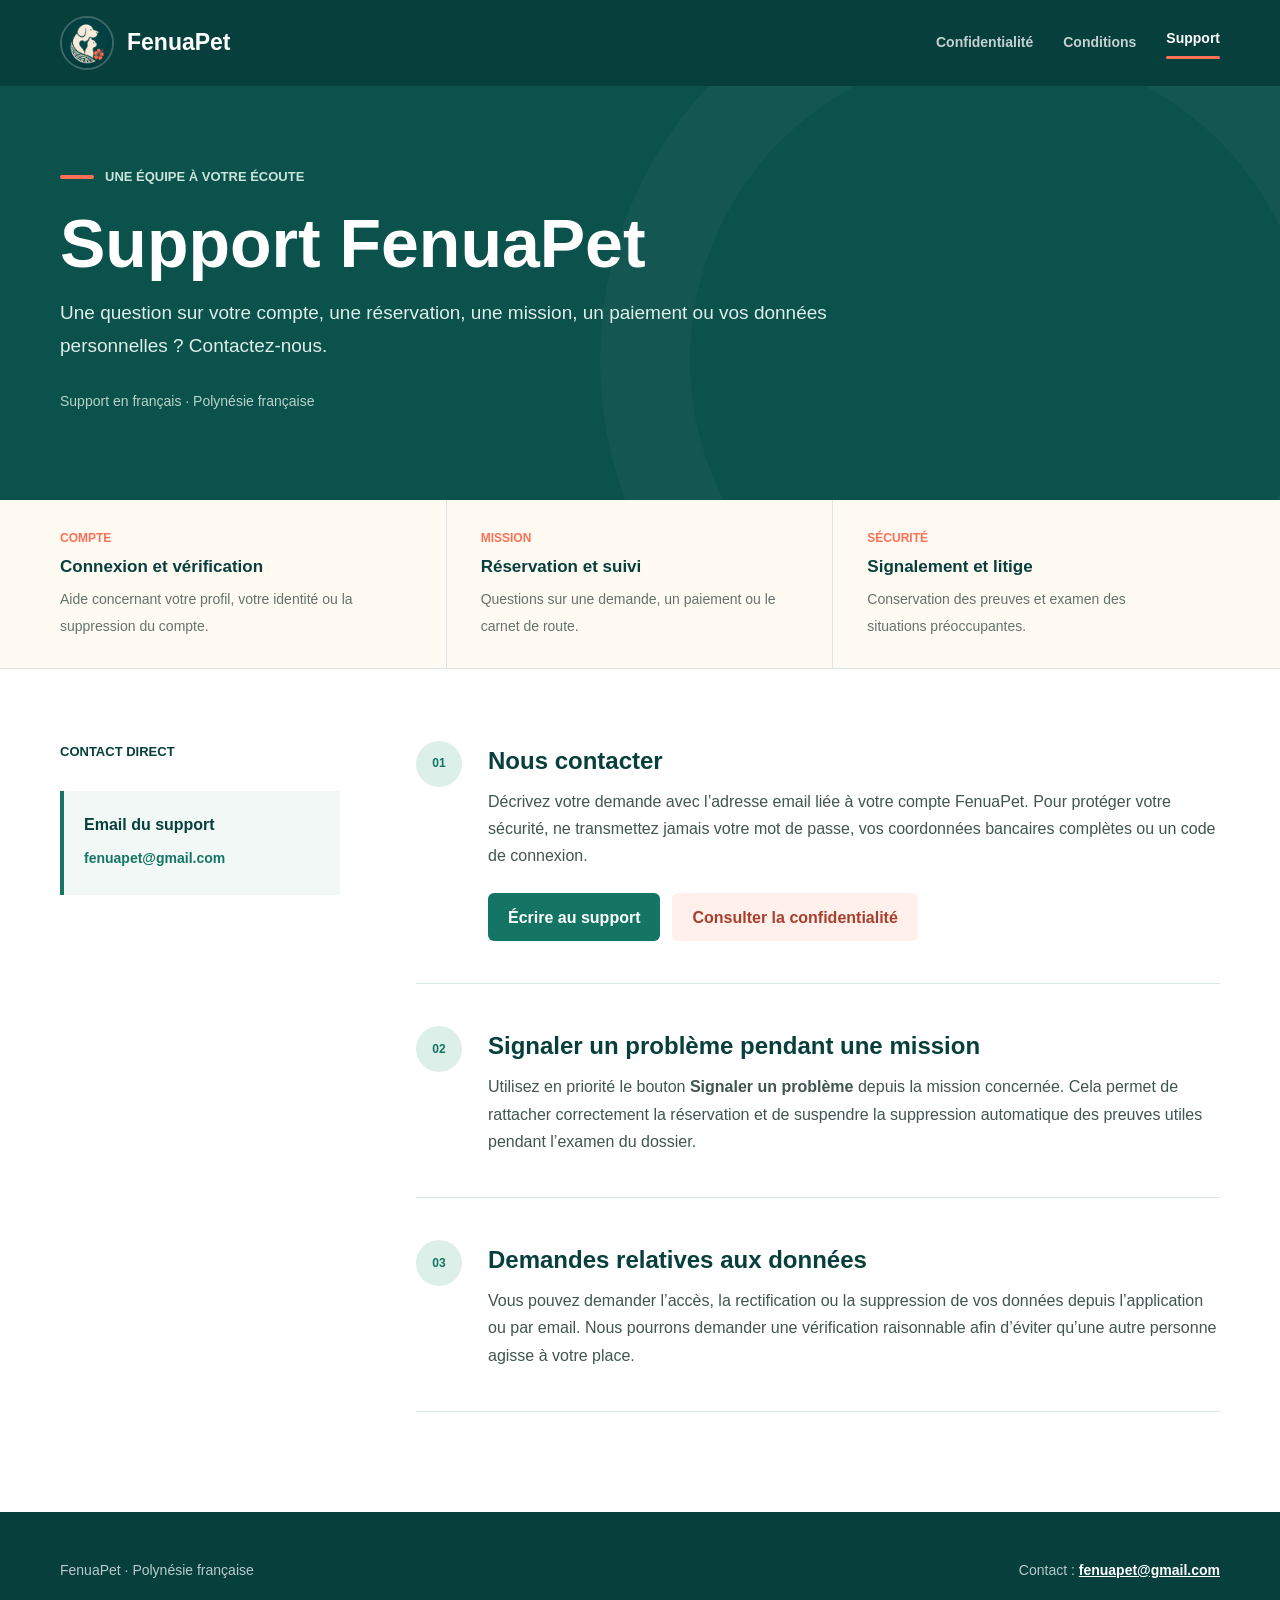
<file: support.html>
<!doctype html>
<html lang="fr">
  <head>
    <meta charset="utf-8">
    <meta name="viewport" content="width=device-width, initial-scale=1">
    <meta name="description" content="Support et contact de l’application FenuaPet.">
    <title>Support · FenuaPet</title>
    <link rel="icon" href="logo.png">
    <link rel="stylesheet" href="styles.css">
  </head>
  <body>
    <header class="site-header"><nav class="nav" aria-label="Navigation principale"><a class="brand" href="index.html"><img src="logo.png" alt="Logo FenuaPet">FenuaPet</a><div class="nav-links"><a href="index.html">Confidentialité</a><a href="terms.html">Conditions</a><a href="support.html" aria-current="page">Support</a></div></nav></header>
    <main>
      <section class="hero"><div class="hero-inner"><div class="eyebrow">Une équipe à votre écoute</div><h1>Support FenuaPet</h1><p class="hero-description">Une question sur votre compte, une réservation, une mission, un paiement ou vos données personnelles ? Contactez-nous.</p><div class="updated">Support en français · Polynésie française</div></div></section>
      <section class="trust-band"><div class="trust-grid"><div class="trust-item"><span class="trust-kicker">Compte</span><strong>Connexion et vérification</strong><span>Aide concernant votre profil, votre identité ou la suppression du compte.</span></div><div class="trust-item"><span class="trust-kicker">Mission</span><strong>Réservation et suivi</strong><span>Questions sur une demande, un paiement ou le carnet de route.</span></div><div class="trust-item"><span class="trust-kicker">Sécurité</span><strong>Signalement et litige</strong><span>Conservation des preuves et examen des situations préoccupantes.</span></div></div></section>
      <div class="page-layout"><aside class="contents"><p class="contents-title">Contact direct</p><div class="contact-box"><strong>Email du support</strong><a href="mailto:fenuapet@gmail.com">fenuapet@gmail.com</a></div></aside><article>
        <section class="legal-section"><div class="section-number">01</div><div><h2>Nous contacter</h2><p>Décrivez votre demande avec l’adresse email liée à votre compte FenuaPet. Pour protéger votre sécurité, ne transmettez jamais votre mot de passe, vos coordonnées bancaires complètes ou un code de connexion.</p><div class="support-actions"><a class="button" href="mailto:fenuapet@gmail.com?subject=Support%20FenuaPet">Écrire au support</a><a class="button secondary" href="index.html">Consulter la confidentialité</a></div></div></section>
        <section class="legal-section"><div class="section-number">02</div><div><h2>Signaler un problème pendant une mission</h2><p>Utilisez en priorité le bouton <strong>Signaler un problème</strong> depuis la mission concernée. Cela permet de rattacher correctement la réservation et de suspendre la suppression automatique des preuves utiles pendant l’examen du dossier.</p></div></section>
        <section class="legal-section"><div class="section-number">03</div><div><h2>Demandes relatives aux données</h2><p>Vous pouvez demander l’accès, la rectification ou la suppression de vos données depuis l’application ou par email. Nous pourrons demander une vérification raisonnable afin d’éviter qu’une autre personne agisse à votre place.</p></div></section>
      </article></div>
    </main>
    <footer class="site-footer"><div class="footer-inner"><span>FenuaPet · Polynésie française</span><span>Contact : <a href="mailto:fenuapet@gmail.com">fenuapet@gmail.com</a></span></div></footer>
  </body>
</html>
</file>
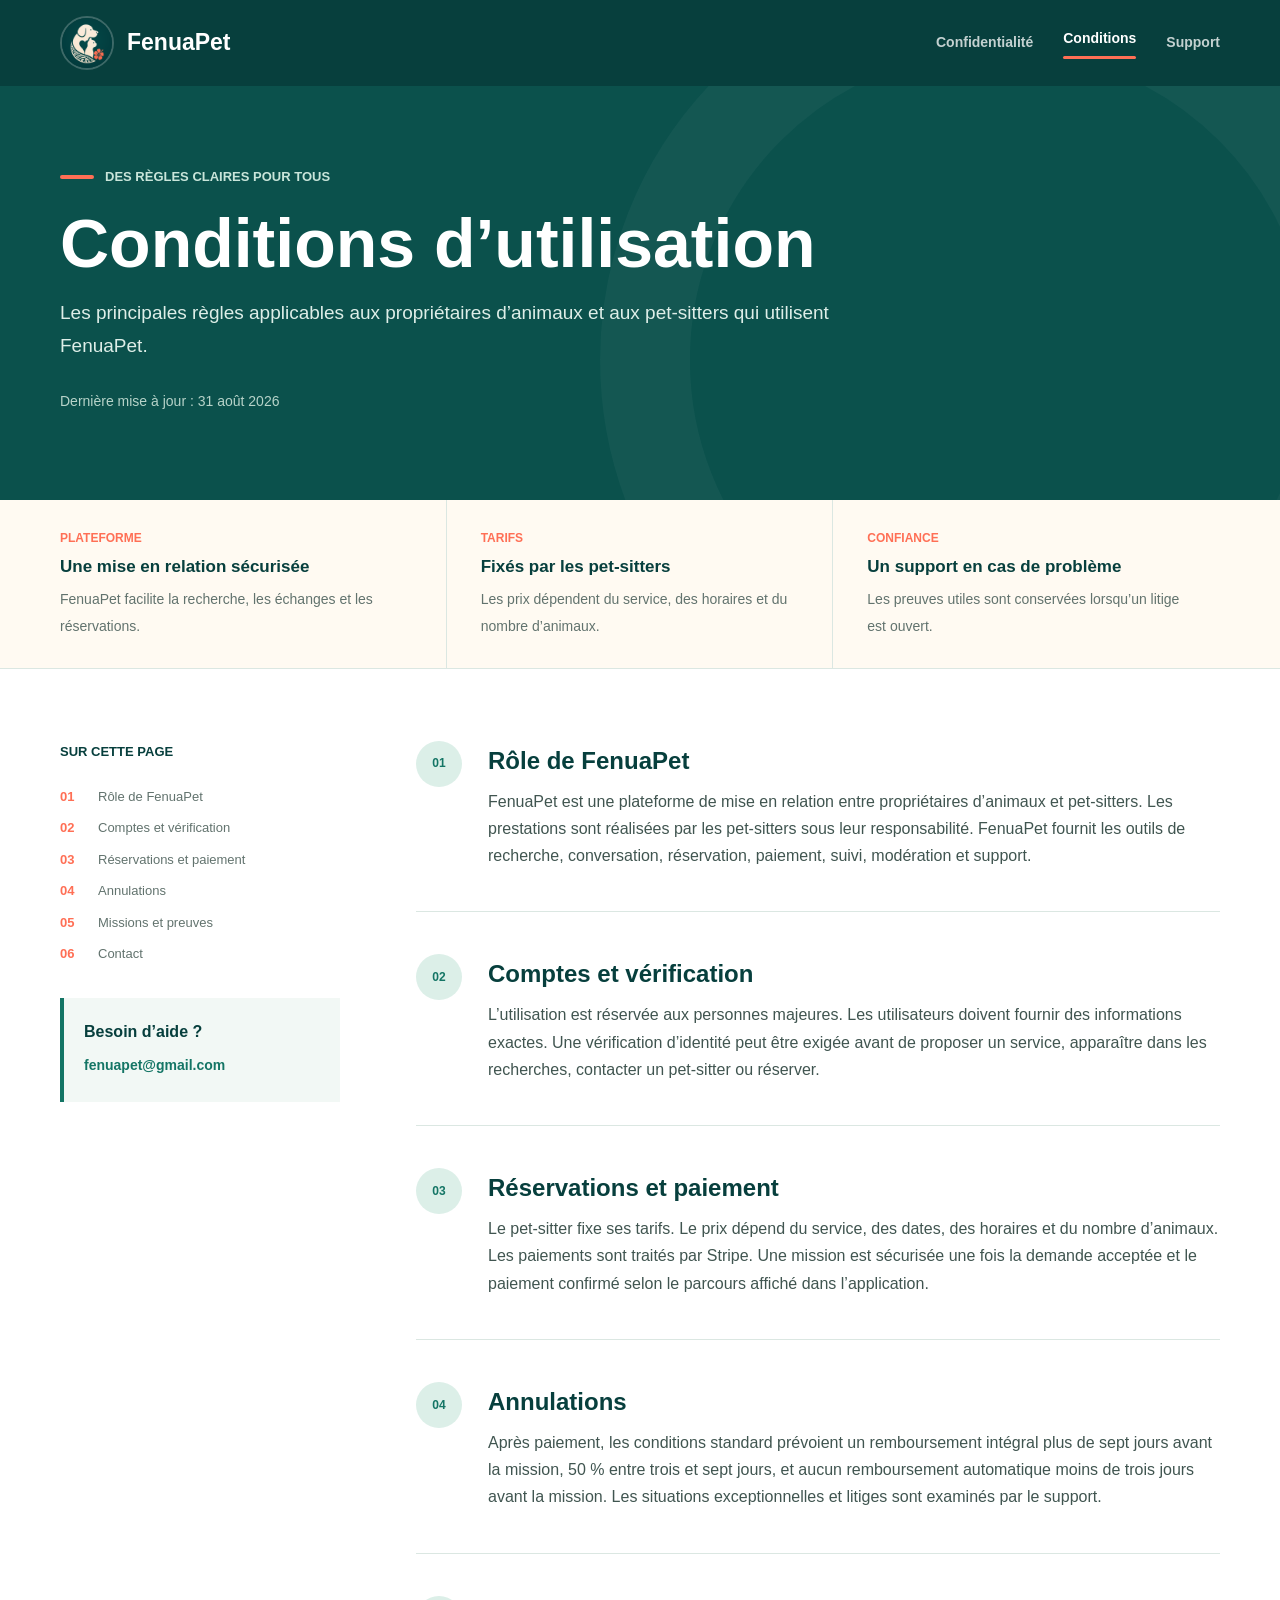
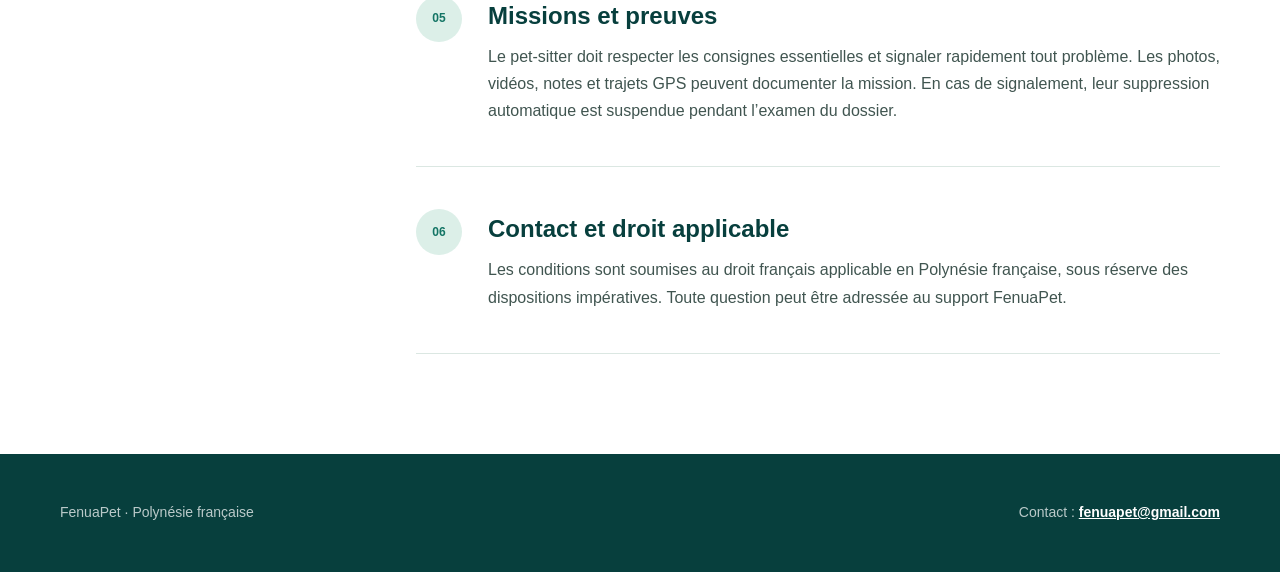
<file: terms.html>
<!doctype html>
<html lang="fr">
  <head>
    <meta charset="utf-8">
    <meta name="viewport" content="width=device-width, initial-scale=1">
    <meta name="description" content="Conditions d’utilisation de l’application FenuaPet.">
    <title>Conditions d’utilisation · FenuaPet</title>
    <link rel="icon" href="logo.png">
    <link rel="stylesheet" href="styles.css">
  </head>
  <body>
    <header class="site-header"><nav class="nav" aria-label="Navigation principale"><a class="brand" href="index.html"><img src="logo.png" alt="Logo FenuaPet">FenuaPet</a><div class="nav-links"><a href="index.html">Confidentialité</a><a href="terms.html" aria-current="page">Conditions</a><a href="support.html">Support</a></div></nav></header>
    <main>
      <section class="hero"><div class="hero-inner"><div class="eyebrow">Des règles claires pour tous</div><h1>Conditions d’utilisation</h1><p class="hero-description">Les principales règles applicables aux propriétaires d’animaux et aux pet-sitters qui utilisent FenuaPet.</p><div class="updated">Dernière mise à jour : 31 août 2026</div></div></section>
      <section class="trust-band"><div class="trust-grid"><div class="trust-item"><span class="trust-kicker">Plateforme</span><strong>Une mise en relation sécurisée</strong><span>FenuaPet facilite la recherche, les échanges et les réservations.</span></div><div class="trust-item"><span class="trust-kicker">Tarifs</span><strong>Fixés par les pet-sitters</strong><span>Les prix dépendent du service, des horaires et du nombre d’animaux.</span></div><div class="trust-item"><span class="trust-kicker">Confiance</span><strong>Un support en cas de problème</strong><span>Les preuves utiles sont conservées lorsqu’un litige est ouvert.</span></div></div></section>
      <div class="page-layout"><aside class="contents"><p class="contents-title">Sur cette page</p><nav><a href="#role"><span class="contents-number">01</span>Rôle de FenuaPet</a><a href="#comptes"><span class="contents-number">02</span>Comptes et vérification</a><a href="#reservations"><span class="contents-number">03</span>Réservations et paiement</a><a href="#annulations"><span class="contents-number">04</span>Annulations</a><a href="#missions"><span class="contents-number">05</span>Missions et preuves</a><a href="#contact"><span class="contents-number">06</span>Contact</a></nav><div class="contact-box"><strong>Besoin d’aide ?</strong><a href="mailto:fenuapet@gmail.com">fenuapet@gmail.com</a></div></aside><article>
        <section class="legal-section" id="role"><div class="section-number">01</div><div><h2>Rôle de FenuaPet</h2><p>FenuaPet est une plateforme de mise en relation entre propriétaires d’animaux et pet-sitters. Les prestations sont réalisées par les pet-sitters sous leur responsabilité. FenuaPet fournit les outils de recherche, conversation, réservation, paiement, suivi, modération et support.</p></div></section>
        <section class="legal-section" id="comptes"><div class="section-number">02</div><div><h2>Comptes et vérification</h2><p>L’utilisation est réservée aux personnes majeures. Les utilisateurs doivent fournir des informations exactes. Une vérification d’identité peut être exigée avant de proposer un service, apparaître dans les recherches, contacter un pet-sitter ou réserver.</p></div></section>
        <section class="legal-section" id="reservations"><div class="section-number">03</div><div><h2>Réservations et paiement</h2><p>Le pet-sitter fixe ses tarifs. Le prix dépend du service, des dates, des horaires et du nombre d’animaux. Les paiements sont traités par Stripe. Une mission est sécurisée une fois la demande acceptée et le paiement confirmé selon le parcours affiché dans l’application.</p></div></section>
        <section class="legal-section" id="annulations"><div class="section-number">04</div><div><h2>Annulations</h2><p>Après paiement, les conditions standard prévoient un remboursement intégral plus de sept jours avant la mission, 50 % entre trois et sept jours, et aucun remboursement automatique moins de trois jours avant la mission. Les situations exceptionnelles et litiges sont examinés par le support.</p></div></section>
        <section class="legal-section" id="missions"><div class="section-number">05</div><div><h2>Missions et preuves</h2><p>Le pet-sitter doit respecter les consignes essentielles et signaler rapidement tout problème. Les photos, vidéos, notes et trajets GPS peuvent documenter la mission. En cas de signalement, leur suppression automatique est suspendue pendant l’examen du dossier.</p></div></section>
        <section class="legal-section" id="contact"><div class="section-number">06</div><div><h2>Contact et droit applicable</h2><p>Les conditions sont soumises au droit français applicable en Polynésie française, sous réserve des dispositions impératives. Toute question peut être adressée au support FenuaPet.</p></div></section>
      </article></div>
    </main>
    <footer class="site-footer"><div class="footer-inner"><span>FenuaPet · Polynésie française</span><span>Contact : <a href="mailto:fenuapet@gmail.com">fenuapet@gmail.com</a></span></div></footer>
  </body>
</html>
</file>
<file: styles.css>
:root {
  color-scheme: light;
  --green-950: #073f3d;
  --green-900: #0b514c;
  --green-700: #147565;
  --green-100: #dcefe8;
  --green-50: #f2f8f5;
  --coral: #ff6f55;
  --coral-soft: #fff0eb;
  --cream: #fffaf2;
  --ink: #18312d;
  --muted: #62736e;
  --line: #dbe7e2;
  --white: #ffffff;
}

* {
  box-sizing: border-box;
}

html {
  scroll-behavior: smooth;
}

body {
  margin: 0;
  background: var(--white);
  color: var(--ink);
  font-family: Inter, ui-sans-serif, -apple-system, BlinkMacSystemFont, "Segoe UI", sans-serif;
  font-size: 16px;
  line-height: 1.7;
}

a {
  color: inherit;
}

.site-header {
  background: var(--green-950);
  color: var(--white);
}

.nav {
  width: min(1160px, calc(100% - 40px));
  min-height: 86px;
  margin: 0 auto;
  display: flex;
  align-items: center;
  justify-content: space-between;
  gap: 30px;
}

.brand {
  display: flex;
  align-items: center;
  gap: 13px;
  color: var(--white);
  font-size: 23px;
  font-weight: 800;
  text-decoration: none;
}

.brand img {
  width: 54px;
  height: 54px;
  border: 2px solid rgba(255, 255, 255, 0.22);
  border-radius: 50%;
  object-fit: cover;
}

.nav-links {
  display: flex;
  align-items: center;
  gap: 30px;
}

.nav-links a {
  color: rgba(255, 255, 255, 0.76);
  font-size: 14px;
  font-weight: 700;
  text-decoration: none;
}

.nav-links a:hover,
.nav-links a[aria-current="page"] {
  color: var(--white);
}

.nav-links a[aria-current="page"]::after {
  content: "";
  display: block;
  width: 100%;
  height: 3px;
  margin-top: 6px;
  border-radius: 2px;
  background: var(--coral);
}

.hero {
  position: relative;
  overflow: hidden;
  background: var(--green-900);
  color: var(--white);
}

.hero::after {
  content: "";
  position: absolute;
  right: -120px;
  bottom: -260px;
  width: 620px;
  height: 620px;
  border: 90px solid rgba(255, 255, 255, 0.035);
  border-radius: 50%;
  pointer-events: none;
}

.hero-inner {
  position: relative;
  z-index: 1;
  width: min(1160px, calc(100% - 40px));
  margin: 0 auto;
  padding: 80px 0 86px;
}

.eyebrow {
  display: flex;
  align-items: center;
  gap: 11px;
  color: #c9e5da;
  font-size: 13px;
  font-weight: 800;
  text-transform: uppercase;
}

.eyebrow::before {
  content: "";
  width: 34px;
  height: 4px;
  border-radius: 4px;
  background: var(--coral);
}

h1 {
  max-width: 820px;
  margin: 20px 0 18px;
  font-size: clamp(40px, 6vw, 68px);
  line-height: 1.05;
  letter-spacing: 0;
}

.hero-description {
  max-width: 780px;
  margin: 0;
  color: #deeee8;
  font-size: 19px;
}

.updated {
  margin-top: 28px;
  color: #b7d3c9;
  font-size: 14px;
}

.trust-band {
  background: var(--cream);
  border-bottom: 1px solid var(--line);
}

.trust-grid {
  width: min(1160px, calc(100% - 40px));
  margin: 0 auto;
  display: grid;
  grid-template-columns: repeat(3, 1fr);
}

.trust-item {
  min-height: 128px;
  padding: 28px 34px;
  border-right: 1px solid var(--line);
}

.trust-item:first-child {
  padding-left: 0;
}

.trust-item:last-child {
  border-right: 0;
}

.trust-kicker {
  display: block;
  margin-bottom: 5px;
  color: var(--coral);
  font-size: 12px;
  font-weight: 850;
  text-transform: uppercase;
}

.trust-item strong {
  display: block;
  margin-bottom: 3px;
  color: var(--green-950);
  font-size: 17px;
}

.trust-item span:last-child {
  color: var(--muted);
  font-size: 14px;
  line-height: 1.5;
}

.page-layout {
  width: min(1160px, calc(100% - 40px));
  margin: 0 auto;
  display: grid;
  grid-template-columns: 280px minmax(0, 1fr);
  gap: 76px;
  padding: 72px 0 100px;
}

.contents {
  position: sticky;
  top: 28px;
  align-self: start;
}

.contents-title {
  margin: 0 0 18px;
  color: var(--green-950);
  font-size: 13px;
  font-weight: 850;
  text-transform: uppercase;
}

.contents a {
  display: grid;
  grid-template-columns: 30px 1fr;
  gap: 8px;
  padding: 7px 0;
  color: var(--muted);
  font-size: 13px;
  line-height: 1.35;
  text-decoration: none;
}

.contents a:hover {
  color: var(--green-700);
}

.contents-number {
  color: var(--coral);
  font-weight: 850;
}

.contact-box {
  margin-top: 28px;
  padding: 20px;
  background: var(--green-50);
  border-left: 4px solid var(--green-700);
}

.contact-box strong {
  display: block;
  margin-bottom: 4px;
  color: var(--green-950);
}

.contact-box a {
  color: var(--green-700);
  font-size: 14px;
  font-weight: 750;
}

.legal-section {
  display: grid;
  grid-template-columns: 52px 1fr;
  gap: 20px;
  padding: 0 0 42px;
  margin-bottom: 42px;
  border-bottom: 1px solid var(--line);
  scroll-margin-top: 30px;
}

.legal-section:last-child {
  margin-bottom: 0;
}

.section-number {
  width: 46px;
  height: 46px;
  display: grid;
  place-items: center;
  background: var(--green-100);
  border-radius: 50%;
  color: var(--green-700);
  font-size: 12px;
  font-weight: 850;
}

.legal-section h2 {
  margin: 4px 0 12px;
  color: var(--green-950);
  font-size: 24px;
  line-height: 1.3;
}

.legal-section p {
  margin: 0;
  color: #405550;
}

.legal-section p + p {
  margin-top: 14px;
}

.legal-section ul {
  margin: 14px 0 0;
  padding-left: 20px;
  color: #405550;
}

.legal-section li {
  margin: 8px 0;
}

.support-actions {
  display: flex;
  flex-wrap: wrap;
  gap: 12px;
  margin-top: 24px;
}

.button {
  display: inline-flex;
  align-items: center;
  justify-content: center;
  min-height: 48px;
  padding: 0 20px;
  border-radius: 6px;
  background: var(--green-700);
  color: var(--white);
  font-weight: 800;
  text-decoration: none;
}

.button.secondary {
  background: var(--coral-soft);
  color: #a83f2d;
}

.site-footer {
  background: var(--green-950);
  color: rgba(255, 255, 255, 0.72);
}

.footer-inner {
  width: min(1160px, calc(100% - 40px));
  min-height: 118px;
  margin: 0 auto;
  display: flex;
  align-items: center;
  justify-content: space-between;
  gap: 30px;
  font-size: 14px;
}

.footer-inner a {
  color: var(--white);
  font-weight: 700;
}

@media (max-width: 840px) {
  .trust-grid {
    grid-template-columns: 1fr;
  }

  .trust-item,
  .trust-item:first-child {
    min-height: 0;
    padding: 20px 0;
    border-right: 0;
    border-bottom: 1px solid var(--line);
  }

  .trust-item:last-child {
    border-bottom: 0;
  }

  .page-layout {
    grid-template-columns: 1fr;
    gap: 42px;
    padding-top: 46px;
  }

  .contents {
    position: static;
    padding-bottom: 28px;
    border-bottom: 1px solid var(--line);
  }

  .contents nav {
    display: grid;
    grid-template-columns: repeat(2, 1fr);
    gap: 0 20px;
  }
}

@media (max-width: 560px) {
  .nav {
    min-height: 0;
    padding: 16px 0;
    align-items: flex-start;
  }

  .brand {
    font-size: 20px;
  }

  .brand img {
    width: 46px;
    height: 46px;
  }

  .nav-links {
    flex-direction: column;
    align-items: flex-end;
    gap: 5px;
  }

  .nav-links a[aria-current="page"]::after {
    display: none;
  }

  .hero-inner {
    padding: 54px 0 60px;
  }

  h1 {
    font-size: 40px;
  }

  .hero-description {
    font-size: 17px;
  }

  .contents nav {
    grid-template-columns: 1fr;
  }

  .legal-section {
    grid-template-columns: 1fr;
    gap: 12px;
  }

  .section-number {
    width: 38px;
    height: 38px;
  }

  .footer-inner {
    padding: 30px 0;
    flex-direction: column;
    align-items: flex-start;
  }
}
</file>
<file: admin/admin.css>
:root {
    --bg: #0a0f0d; --bg2: #111a15; --bg3: #162019; --card: #1a2820;
    --border: #243328; --accent: #3ddc6e; --accent2: #2ab856;
    --accent-dim: rgba(61,220,110,0.12); --text: #e8f0ea; --text2: #8fa695;
    --text3: #5a7060; --danger: #ff5c5c; --danger-dim: rgba(255,92,92,0.12);
    --warn: #f5a623; --warn-dim: rgba(245,166,35,0.12);
    --info: #5ab4ff; --info-dim: rgba(90,180,255,0.1);
  }
  * { box-sizing: border-box; margin: 0; padding: 0; }
  body { font-family: 'Sora', sans-serif; background: var(--bg); color: var(--text); min-height: 100vh; display: flex; flex-direction: column; }

  /* ── LOGIN ── */
  #login-screen { display: flex; align-items: center; justify-content: center; min-height: 100vh; background: var(--bg); position: relative; overflow: hidden; }
  #login-screen::before { content: ''; position: absolute; width: 600px; height: 600px; background: radial-gradient(circle, rgba(61,220,110,0.08) 0%, transparent 70%); top: 50%; left: 50%; transform: translate(-50%, -50%); pointer-events: none; }
  .login-box { background: var(--card); border: 1px solid var(--border); border-radius: 20px; padding: 48px 40px; width: 360px; position: relative; z-index: 1; }
  .login-logo { display: flex; align-items: center; gap: 10px; margin-bottom: 32px; }
  .login-logo .paw { font-size: 28px; }
  .login-logo .brand { font-size: 20px; font-weight: 700; color: var(--text); }
  .login-logo .brand span { color: var(--accent); }
  .login-box h2 { font-size: 15px; font-weight: 500; color: var(--text2); margin-bottom: 28px; letter-spacing: 0.5px; }
  .field { margin-bottom: 16px; }
  .field label { display: block; font-size: 11px; font-weight: 600; letter-spacing: 1px; text-transform: uppercase; color: var(--text3); margin-bottom: 8px; }
  .field input { width: 100%; background: var(--bg2); border: 1px solid var(--border); border-radius: 10px; padding: 12px 14px; color: var(--text); font-family: 'Sora', sans-serif; font-size: 14px; outline: none; transition: border-color 0.2s; }
  .field input:focus { border-color: var(--accent); }
  .btn-primary { width: 100%; background: var(--accent); color: #0a0f0d; border: none; border-radius: 10px; padding: 13px; font-family: 'Sora', sans-serif; font-size: 14px; font-weight: 700; cursor: pointer; margin-top: 8px; transition: background 0.2s, transform 0.1s; }
  .btn-primary:hover { background: #4deca0; }
  .btn-primary:active { transform: scale(0.98); }
  .login-error { color: var(--danger); font-size: 13px; margin-top: 12px; display: none; }
  .login-help { color: var(--text2); font-size: 12px; line-height: 1.55; margin: -12px 0 18px; }
  .mfa-panel { display: none; }
  .mfa-qr { display: none; width: 190px; height: 190px; margin: 0 auto 16px; background: white; border-radius: 10px; padding: 8px; }
  .mfa-secret { display: none; padding: 10px; margin-bottom: 16px; border-radius: 8px; background: var(--bg2); color: var(--text2); font: 11px 'JetBrains Mono', monospace; overflow-wrap: anywhere; }
  .btn-secondary { width: 100%; margin-top: 10px; padding: 11px; border: 1px solid var(--border); border-radius: 10px; background: transparent; color: var(--text2); cursor: pointer; }

  /* ── ADMIN APP ── */
  #app { display: none; flex: 1; }
  .sidebar { position: fixed; top: 0; left: 0; width: 220px; height: 100vh; background: var(--bg2); border-right: 1px solid var(--border); display: flex; flex-direction: column; padding: 24px 0; z-index: 10; }
  .sidebar-logo { display: flex; align-items: center; gap: 10px; padding: 0 20px; margin-bottom: 32px; }
  .sidebar-logo .paw { font-size: 22px; }
  .sidebar-logo .brand { font-size: 16px; font-weight: 700; }
  .sidebar-logo .brand span { color: var(--accent); }
  .sidebar-label { font-size: 10px; font-weight: 600; letter-spacing: 1.5px; text-transform: uppercase; color: var(--text3); padding: 0 20px; margin-bottom: 8px; }
  .nav-item { display: flex; align-items: center; gap: 10px; padding: 10px 20px; font-size: 14px; font-weight: 500; color: var(--text2); cursor: pointer; border-left: 3px solid transparent; transition: all 0.15s; user-select: none; }
  .nav-item:hover { color: var(--text); background: var(--accent-dim); }
  .nav-item.active { color: var(--accent); border-left-color: var(--accent); background: var(--accent-dim); }
  .nav-item .icon { font-size: 16px; width: 20px; text-align: center; }
  .badge { margin-left: auto; background: var(--danger); color: white; font-size: 10px; font-weight: 700; font-family: 'JetBrains Mono', monospace; padding: 2px 7px; border-radius: 20px; min-width: 20px; text-align: center; }
  .badge.green { background: var(--accent2); }
  .sidebar-footer { margin-top: auto; padding: 16px 20px; border-top: 1px solid var(--border); }
  .admin-tag { font-size: 11px; color: var(--text3); font-family: 'JetBrains Mono', monospace; }
  .admin-tag span { color: var(--accent); }
  .logout-btn { margin-top: 8px; font-size: 12px; color: var(--text3); cursor: pointer; background: none; border: none; font-family: 'Sora', sans-serif; padding: 0; transition: color 0.15s; }
  .logout-btn:hover { color: var(--danger); }
  .main { margin-left: 220px; flex: 1; padding: 32px; min-height: 100vh; }
  .page { display: none; }
  .page.active { display: block; }
  .page-header { display: flex; align-items: flex-start; justify-content: space-between; margin-bottom: 28px; }
  .page-title { font-size: 26px; font-weight: 700; letter-spacing: -0.5px; }
  .page-sub { font-size: 13px; color: var(--text2); margin-top: 4px; }
  .stats-row { display: grid; grid-template-columns: repeat(auto-fit, minmax(160px, 1fr)); gap: 16px; margin-bottom: 28px; }
  .stat-card { background: var(--card); border: 1px solid var(--border); border-radius: 14px; padding: 20px; }
  .stat-label { font-size: 11px; font-weight: 600; letter-spacing: 1px; text-transform: uppercase; color: var(--text3); margin-bottom: 8px; }
  .stat-value { font-size: 32px; font-weight: 700; font-family: 'JetBrains Mono', monospace; line-height: 1; }
  .stat-value.green { color: var(--accent); }
  .stat-value.red { color: var(--danger); }
  .stat-value.orange { color: var(--warn); }
  .stat-value.blue { color: var(--info); }
  .table-wrap { background: var(--card); border: 1px solid var(--border); border-radius: 16px; overflow: hidden; }
  .table-top { display: flex; align-items: center; justify-content: space-between; padding: 18px 20px; border-bottom: 1px solid var(--border); gap: 12px; }
  .table-title { font-size: 14px; font-weight: 600; }
  .filter-row { display: flex; gap: 8px; align-items: center; }
  .filter-btn { background: var(--bg2); border: 1px solid var(--border); border-radius: 8px; padding: 7px 14px; font-size: 12px; font-weight: 500; font-family: 'Sora', sans-serif; color: var(--text2); cursor: pointer; transition: all 0.15s; }
  .filter-btn:hover { border-color: var(--accent); color: var(--text); }
  .filter-btn.active { background: var(--accent-dim); border-color: var(--accent); color: var(--accent); }
  .search-input { background: var(--bg2); border: 1px solid var(--border); border-radius: 8px; padding: 7px 12px; font-size: 12px; font-family: 'Sora', sans-serif; color: var(--text); outline: none; width: 200px; transition: border-color 0.2s; }
  .search-input:focus { border-color: var(--accent); }
  .search-input::placeholder { color: var(--text3); }
  table { width: 100%; border-collapse: collapse; }
  th { padding: 12px 20px; text-align: left; font-size: 10px; font-weight: 600; letter-spacing: 1.2px; text-transform: uppercase; color: var(--text3); border-bottom: 1px solid var(--border); background: var(--bg3); }
  td { padding: 14px 20px; font-size: 13px; border-bottom: 1px solid var(--border); vertical-align: middle; }
  tr:last-child td { border-bottom: none; }
  tr:hover td { background: rgba(255,255,255,0.015); }
  .user-cell { display: flex; align-items: center; gap: 10px; }
  .avatar { width: 34px; height: 34px; background: var(--accent-dim); border: 1px solid var(--accent); border-radius: 50%; display: flex; align-items: center; justify-content: center; font-size: 14px; flex-shrink: 0; font-weight: 600; color: var(--accent); }
  .user-name { font-weight: 500; font-size: 13px; }
  .user-email { font-size: 11px; color: var(--text3); margin-top: 1px; }
  .chip { display: inline-flex; align-items: center; gap: 5px; padding: 4px 10px; border-radius: 20px; font-size: 11px; font-weight: 600; letter-spacing: 0.3px; }
  .chip-pending { background: var(--warn-dim); color: var(--warn); }
  .chip-approved { background: var(--accent-dim); color: var(--accent); }
  .chip-rejected { background: var(--danger-dim); color: var(--danger); }
  .chip-open { background: var(--danger-dim); color: var(--danger); }
  .chip-resolved { background: var(--accent-dim); color: var(--accent2); }
  .chip-dismissed { background: rgba(90,112,96,0.2); color: var(--text3); }
  .chip-warned { background: var(--warn-dim); color: var(--warn); }
  .chip-suspended { background: var(--danger-dim); color: var(--danger); }
  .feedback-snippet { color: var(--text2); max-width: 280px; line-height: 1.45; white-space: nowrap; overflow: hidden; text-overflow: ellipsis; }
  .mono { font-family: 'JetBrains Mono', monospace; font-size: 11px; color: var(--text3); }
  .date { font-size: 12px; color: var(--text2); }
  .actions { display: flex; gap: 6px; }
  .btn-sm { padding: 6px 12px; border-radius: 7px; font-size: 11px; font-weight: 600; font-family: 'Sora', sans-serif; cursor: pointer; border: 1px solid transparent; transition: all 0.15s; white-space: nowrap; }
  .btn-approve { background: var(--accent-dim); border-color: var(--accent2); color: var(--accent); }
  .btn-approve:hover { background: var(--accent); color: #0a0f0d; }
  .btn-reject { background: var(--danger-dim); border-color: var(--danger); color: var(--danger); }
  .btn-reject:hover { background: var(--danger); color: white; }
  .btn-warn { background: var(--warn-dim); border-color: var(--warn); color: var(--warn); }
  .btn-warn:hover { background: var(--warn); color: #0a0f0d; }
  .btn-suspend { background: var(--danger-dim); border-color: var(--danger); color: var(--danger); }
  .btn-suspend:hover { background: var(--danger); color: white; }
  .btn-dismiss { background: var(--bg2); border-color: var(--border); color: var(--text3); }
  .btn-dismiss:hover { color: var(--text); border-color: var(--text3); }
  .btn-view { background: var(--info-dim); border-color: var(--info); color: var(--info); }
  .btn-view:hover { background: var(--info); color: #0a0f0d; }
  .loading { text-align: center; padding: 48px; color: var(--text3); font-size: 13px; }
  .loading::before { content: '⏳ '; }
  .empty { text-align: center; padding: 48px; color: var(--text3); font-size: 13px; }
  .modal-overlay { position: fixed; inset: 0; background: rgba(0,0,0,0.7); backdrop-filter: blur(4px); z-index: 100; display: none; align-items: center; justify-content: center; }
  .modal-overlay.open { display: flex; }
  .modal { background: var(--card); border: 1px solid var(--border); border-radius: 20px; padding: 32px; width: 520px; max-width: 95vw; max-height: 90vh; overflow-y: auto; animation: slideUp 0.2s ease; }
  .modal.report-modal { width: 900px; }
  @keyframes slideUp { from { opacity: 0; transform: translateY(20px); } to { opacity: 1; transform: translateY(0); } }
  .modal-header { display: flex; align-items: center; justify-content: space-between; margin-bottom: 24px; }
  .modal-title { font-size: 18px; font-weight: 700; }
  .modal-close { background: none; border: none; color: var(--text3); font-size: 20px; cursor: pointer; padding: 4px; line-height: 1; transition: color 0.15s; }
  .modal-close:hover { color: var(--danger); }
  .modal-section { margin-bottom: 20px; }
  .modal-label { font-size: 10px; font-weight: 600; letter-spacing: 1.2px; text-transform: uppercase; color: var(--text3); margin-bottom: 6px; }
  .modal-value { font-size: 14px; color: var(--text); line-height: 1.5; }
  .retention-box { background: var(--bg2); border: 1px solid var(--border); border-radius: 12px; padding: 12px 14px; }
  .retention-box.frozen { border-color: var(--warn); background: var(--warn-dim); }
  .retention-box.normal { border-color: var(--accent); background: var(--accent-dim); }
  .retention-title { font-size: 13px; font-weight: 700; margin-bottom: 6px; }
  .retention-text { font-size: 12px; color: var(--text2); line-height: 1.5; }
  .retention-grid { display: grid; grid-template-columns: repeat(2, minmax(0, 1fr)); gap: 8px; margin-top: 10px; }
  .retention-stat { background: rgba(255,255,255,0.04); border: 1px solid var(--border); border-radius: 8px; padding: 8px; }
  .retention-stat span { display: block; font-size: 10px; color: var(--text3); text-transform: uppercase; letter-spacing: 0.8px; margin-bottom: 3px; }
  .retention-stat strong { font-size: 14px; color: var(--text); }
  .report-reason { font-size: 12px; color: var(--text2); max-width: 170px; line-height: 1.45; }
  .report-note-meta { margin-top: 5px; color: var(--warn); font-size: 10px; line-height: 1.35; }
  .report-note-meta span { color: var(--text3); }
  .mission-grid { display: grid; grid-template-columns: repeat(2, minmax(0, 1fr)); gap: 12px; }
  .detail-card { background: var(--bg2); border: 1px solid var(--border); border-radius: 12px; padding: 12px; min-width: 0; }
  .detail-card.full { grid-column: 1 / -1; }
  .detail-title { font-size: 12px; font-weight: 700; color: var(--text); margin-bottom: 8px; }
  .detail-line { font-size: 12px; color: var(--text2); line-height: 1.6; word-break: break-word; }
  .detail-line strong { color: var(--text); font-weight: 600; }
  .pet-list { display: grid; grid-template-columns: repeat(auto-fill, minmax(180px, 1fr)); gap: 10px; }
  .pet-card { border: 1px solid var(--border); border-radius: 10px; padding: 10px; background: rgba(255,255,255,0.03); }
  .pet-card img { width: 100%; height: 96px; object-fit: cover; border-radius: 8px; margin-bottom: 8px; border: 1px solid var(--border); }
  .media-grid { display: grid; grid-template-columns: repeat(auto-fill, minmax(120px, 1fr)); gap: 10px; }
  .media-card { border: 1px solid var(--border); border-radius: 10px; overflow: hidden; background: rgba(255,255,255,0.03); }
  .media-card img, .media-card video { width: 100%; height: 96px; object-fit: cover; display: block; background: #000; }
  .media-meta { padding: 7px; font-size: 10px; color: var(--text3); line-height: 1.4; }
  .media-deleted { display: flex; align-items: center; justify-content: center; height: 96px; color: var(--text3); font-size: 11px; text-align: center; padding: 8px; background: rgba(90,112,96,0.12); }
  .walk-card { border: 1px solid var(--border); border-radius: 10px; padding: 10px; background: rgba(255,255,255,0.03); margin-bottom: 8px; }
  .map-link { display: inline-flex; align-items: center; gap: 6px; margin-top: 8px; color: var(--accent); font-size: 12px; text-decoration: none; }
  .map-link:hover { text-decoration: underline; }
  .modal-actions { display: flex; gap: 8px; margin-top: 24px; flex-wrap: wrap; }
  .modal-actions .btn-sm { padding: 10px 18px; font-size: 13px; }
  .toast { position: fixed; bottom: 24px; right: 24px; background: var(--card); border: 1px solid var(--border); border-radius: 12px; padding: 14px 20px; font-size: 13px; z-index: 200; transform: translateY(80px); opacity: 0; transition: all 0.3s; max-width: 320px; }
  .toast.show { transform: translateY(0); opacity: 1; }
  .toast.success { border-left: 3px solid var(--accent); }
  .toast.error { border-left: 3px solid var(--danger); }
  .toast.warn { border-left: 3px solid var(--warn); }
  .note-input { width: 100%; background: var(--bg2); border: 1px solid var(--border); border-radius: 10px; padding: 10px 12px; color: var(--text); font-family: 'Sora', sans-serif; font-size: 13px; outline: none; resize: vertical; min-height: 80px; transition: border-color 0.2s; }
  .note-input:focus { border-color: var(--accent); }
  .refresh-btn { background: var(--bg2); border: 1px solid var(--border); border-radius: 8px; padding: 8px 14px; font-size: 12px; font-family: 'Sora', sans-serif; color: var(--text2); cursor: pointer; transition: all 0.15s; display: flex; align-items: center; gap: 6px; }
  .refresh-btn:hover { border-color: var(--accent); color: var(--accent); }
  .spinning { animation: spin 1s linear infinite; display: inline-block; }
  @keyframes spin { to { transform: rotate(360deg); } }
  .ops-grid { display: grid; grid-template-columns: 1.2fr 0.8fr; gap: 18px; margin-bottom: 24px; }
  .ops-card { background: var(--card); border: 1px solid var(--border); border-radius: 16px; padding: 18px; }
  .ops-card.warn { border-color: rgba(245,166,35,0.4); background: linear-gradient(180deg, rgba(245,166,35,0.08), var(--card)); }
  .ops-card.danger { border-color: rgba(255,92,92,0.4); background: linear-gradient(180deg, rgba(255,92,92,0.08), var(--card)); }
  .ops-title { font-size: 14px; font-weight: 700; margin-bottom: 10px; }
  .ops-list { display: grid; gap: 10px; }
  .ops-item { display: flex; align-items: center; justify-content: space-between; gap: 12px; padding: 10px 0; border-bottom: 1px solid var(--border); }
  .ops-item:last-child { border-bottom: none; }
  .ops-main { min-width: 0; }
  .ops-name { font-size: 13px; font-weight: 600; white-space: nowrap; overflow: hidden; text-overflow: ellipsis; }
  .ops-sub { font-size: 11px; color: var(--text3); margin-top: 2px; }
  .ops-pill { flex-shrink: 0; font-size: 11px; font-weight: 700; padding: 4px 8px; border-radius: 999px; background: var(--bg2); color: var(--text2); }
  .quick-row { display: flex; flex-wrap: wrap; gap: 8px; margin-top: 12px; }
  .quick-btn { background: var(--bg2); border: 1px solid var(--border); border-radius: 9px; color: var(--text2); padding: 8px 10px; font-size: 12px; font-weight: 600; cursor: pointer; }
  .quick-btn:hover { border-color: var(--accent); color: var(--accent); }
  .doc-grid { display: grid; grid-template-columns: repeat(3, minmax(0, 1fr)); gap: 12px; }
  .doc-card { background: var(--bg2); border: 1px solid var(--border); border-radius: 12px; overflow: hidden; min-height: 190px; }
  .doc-label { padding: 9px 10px; font-size: 10px; font-weight: 700; letter-spacing: 1px; text-transform: uppercase; color: var(--text3); border-bottom: 1px solid var(--border); }
  .doc-card img { width: 100%; height: 150px; object-fit: cover; display: block; background: #050807; cursor: pointer; }
  .doc-empty { height: 150px; display: flex; align-items: center; justify-content: center; flex-direction: column; gap: 6px; color: var(--text3); font-size: 11px; text-align: center; padding: 12px; }
  .doc-actions { display: flex; gap: 6px; padding: 8px 10px; border-top: 1px solid var(--border); }
  .doc-actions a { flex: 1; text-align: center; color: var(--info); text-decoration: none; font-size: 11px; font-weight: 700; background: var(--info-dim); border: 1px solid rgba(90,180,255,0.3); border-radius: 7px; padding: 6px; }
  .doc-actions a:hover { background: var(--info); color: #0a0f0d; }
  .admin-note { margin-top: 6px; color: var(--warn); font-size: 11px; line-height: 1.4; }
  .evidence-banner { display: flex; align-items: flex-start; gap: 10px; padding: 12px; border-radius: 12px; margin-bottom: 14px; border: 1px solid var(--border); background: var(--bg2); }
  .evidence-banner.frozen { border-color: var(--warn); background: var(--warn-dim); }
  .evidence-banner.normal { border-color: var(--accent2); background: var(--accent-dim); }
  .evidence-icon { font-size: 18px; line-height: 1; }
  .evidence-title { font-size: 13px; font-weight: 800; margin-bottom: 3px; }
  .evidence-text { font-size: 12px; color: var(--text2); line-height: 1.45; }
  @media (max-width: 980px) {
    .ops-grid { grid-template-columns: 1fr; }
    .doc-grid { grid-template-columns: 1fr; }
    .sidebar { width: 190px; }
    .main { margin-left: 190px; padding: 22px; }
  }

  /* ── TESTIMONIAL PAGE ── */
  #testimonial-screen {
    display: none; min-height: 100vh; align-items: center; justify-content: center;
    background: #f0f7f4; padding: 20px;
  }
  .t-card {
    background: white; border-radius: 24px; padding: 40px 36px;
    max-width: 500px; width: 100%;
    box-shadow: 0 8px 40px rgba(45,122,95,0.12);
  }
  .t-logo { display: flex; align-items: center; gap: 10px; margin-bottom: 28px; }
  .t-logo-icon { font-size: 28px; }
  .t-logo-text { font-size: 20px; font-weight: 700; color: #1a3d2e; }
  .t-logo-text span { color: #2D7A5F; }
  .t-title { font-size: 22px; font-weight: 700; color: #1a3d2e; margin-bottom: 6px; }
  .t-subtitle { font-size: 14px; color: #6b9e8a; margin-bottom: 32px; line-height: 1.5; }
  .t-label { display: block; font-size: 12px; font-weight: 600; letter-spacing: 0.8px; text-transform: uppercase; color: #6b9e8a; margin-bottom: 8px; margin-top: 20px; }
  .t-input {
    width: 100%; padding: 13px 16px; border: 1.5px solid #d4e8e0;
    border-radius: 12px; font-size: 15px; font-family: 'Sora', sans-serif;
    color: #1a3d2e; outline: none; background: #f8fdfb; transition: border-color 0.2s;
  }
  .t-input:focus { border-color: #2D7A5F; background: white; }
  .t-input::placeholder { color: #a8c9bc; }
  textarea.t-input { height: 130px; resize: vertical; }
  .t-row { display: grid; grid-template-columns: 1fr 1fr; gap: 12px; }
  .stars-row { display: flex; gap: 10px; margin-top: 8px; }
  .star-btn {
    font-size: 34px; cursor: pointer; opacity: 0.25;
    transition: opacity 0.15s, transform 0.1s; background: none; border: none; padding: 0; line-height: 1;
  }
  .star-btn.on { opacity: 1; }
  .star-btn:hover { transform: scale(1.15); }
  .t-submit {
    width: 100%; background: #2D7A5F; color: white; border: none;
    padding: 16px; border-radius: 14px; font-size: 16px; font-weight: 700;
    font-family: 'Sora', sans-serif; cursor: pointer; margin-top: 28px;
    transition: background 0.2s, transform 0.1s;
  }
  .t-submit:hover { background: #25664f; }
  .t-submit:active { transform: scale(0.98); }
  .t-submit:disabled { background: #a8c9bc; cursor: not-allowed; transform: none; }
  .t-error { color: #e05353; font-size: 13px; margin-top: 12px; min-height: 20px; }
  .t-center { text-align: center; padding: 20px 0; }
  .t-big-emoji { font-size: 64px; margin-bottom: 16px; }
  .t-success-title { font-size: 24px; font-weight: 700; color: #1a3d2e; margin-bottom: 10px; }
  .t-success-text { font-size: 15px; color: #6b9e8a; line-height: 1.6; }
  #page-support [hidden], #modal-support [hidden] { display: none !important; }
</file>
